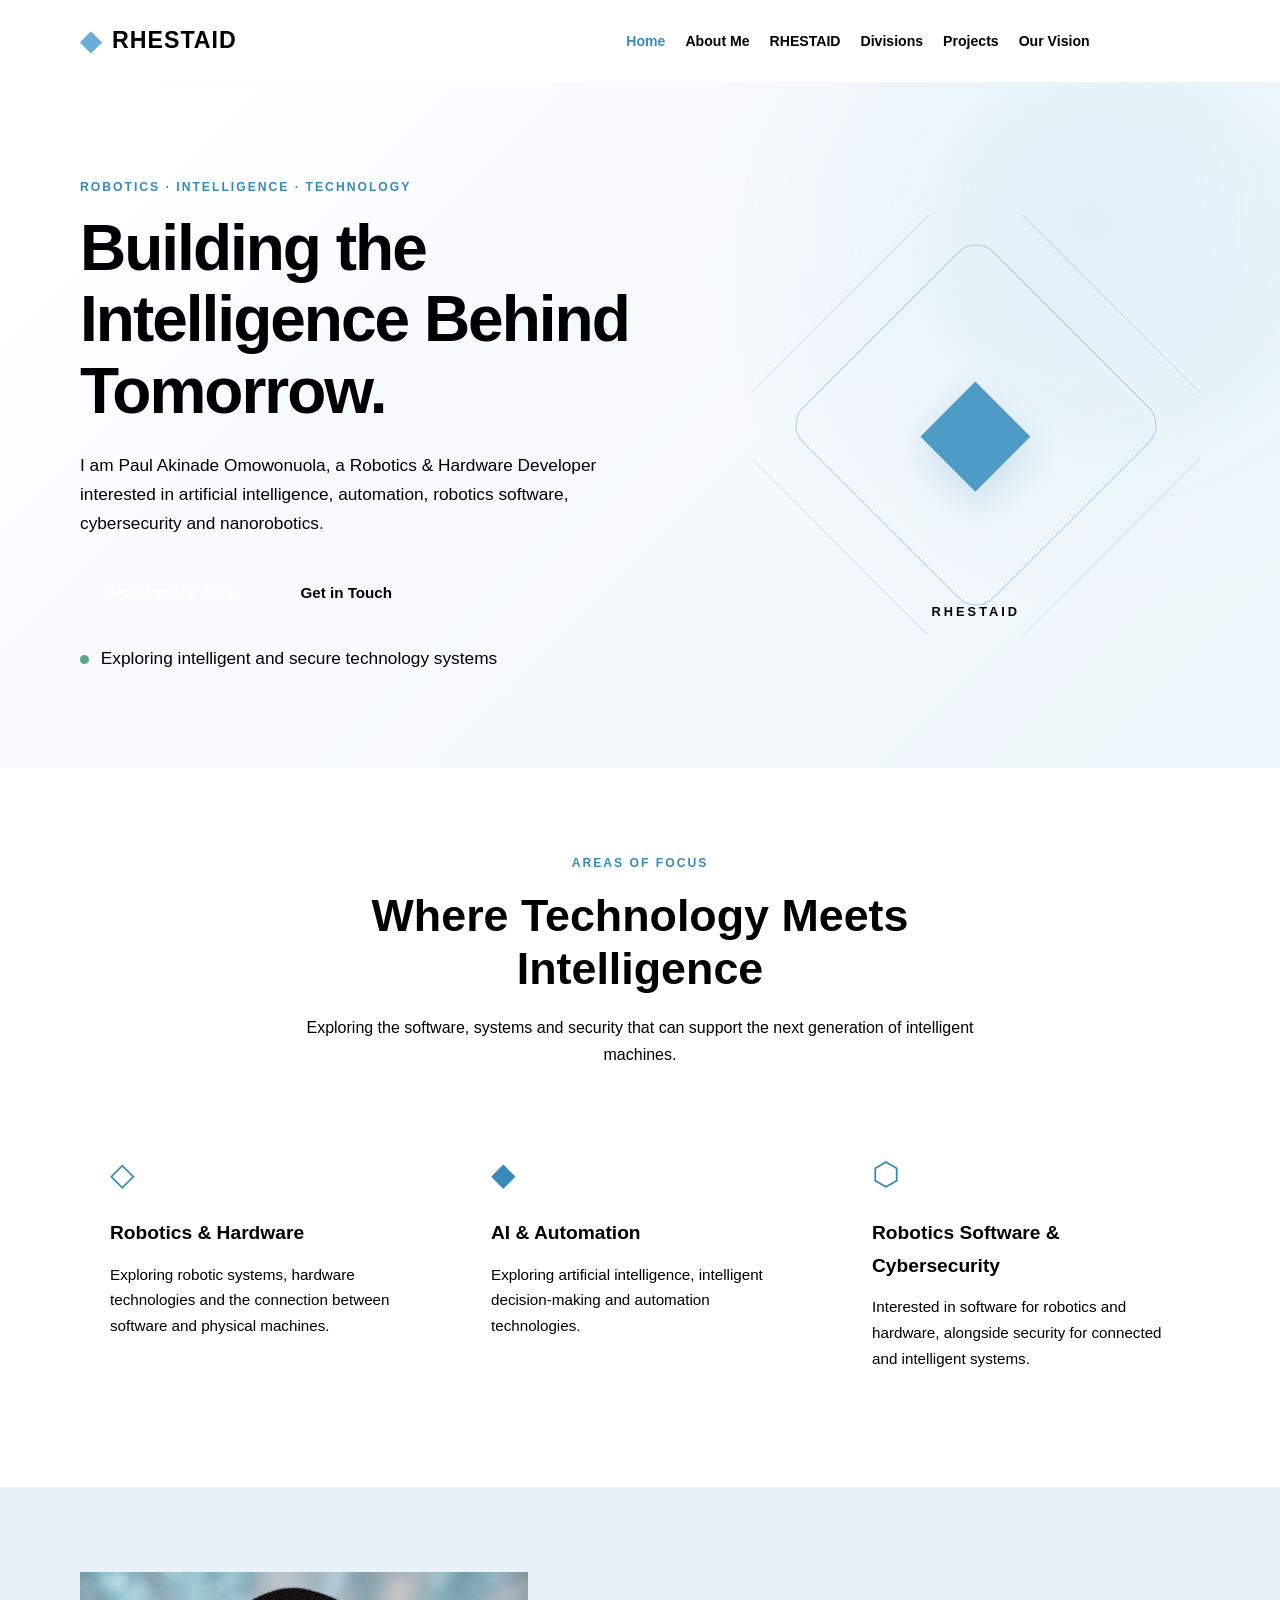
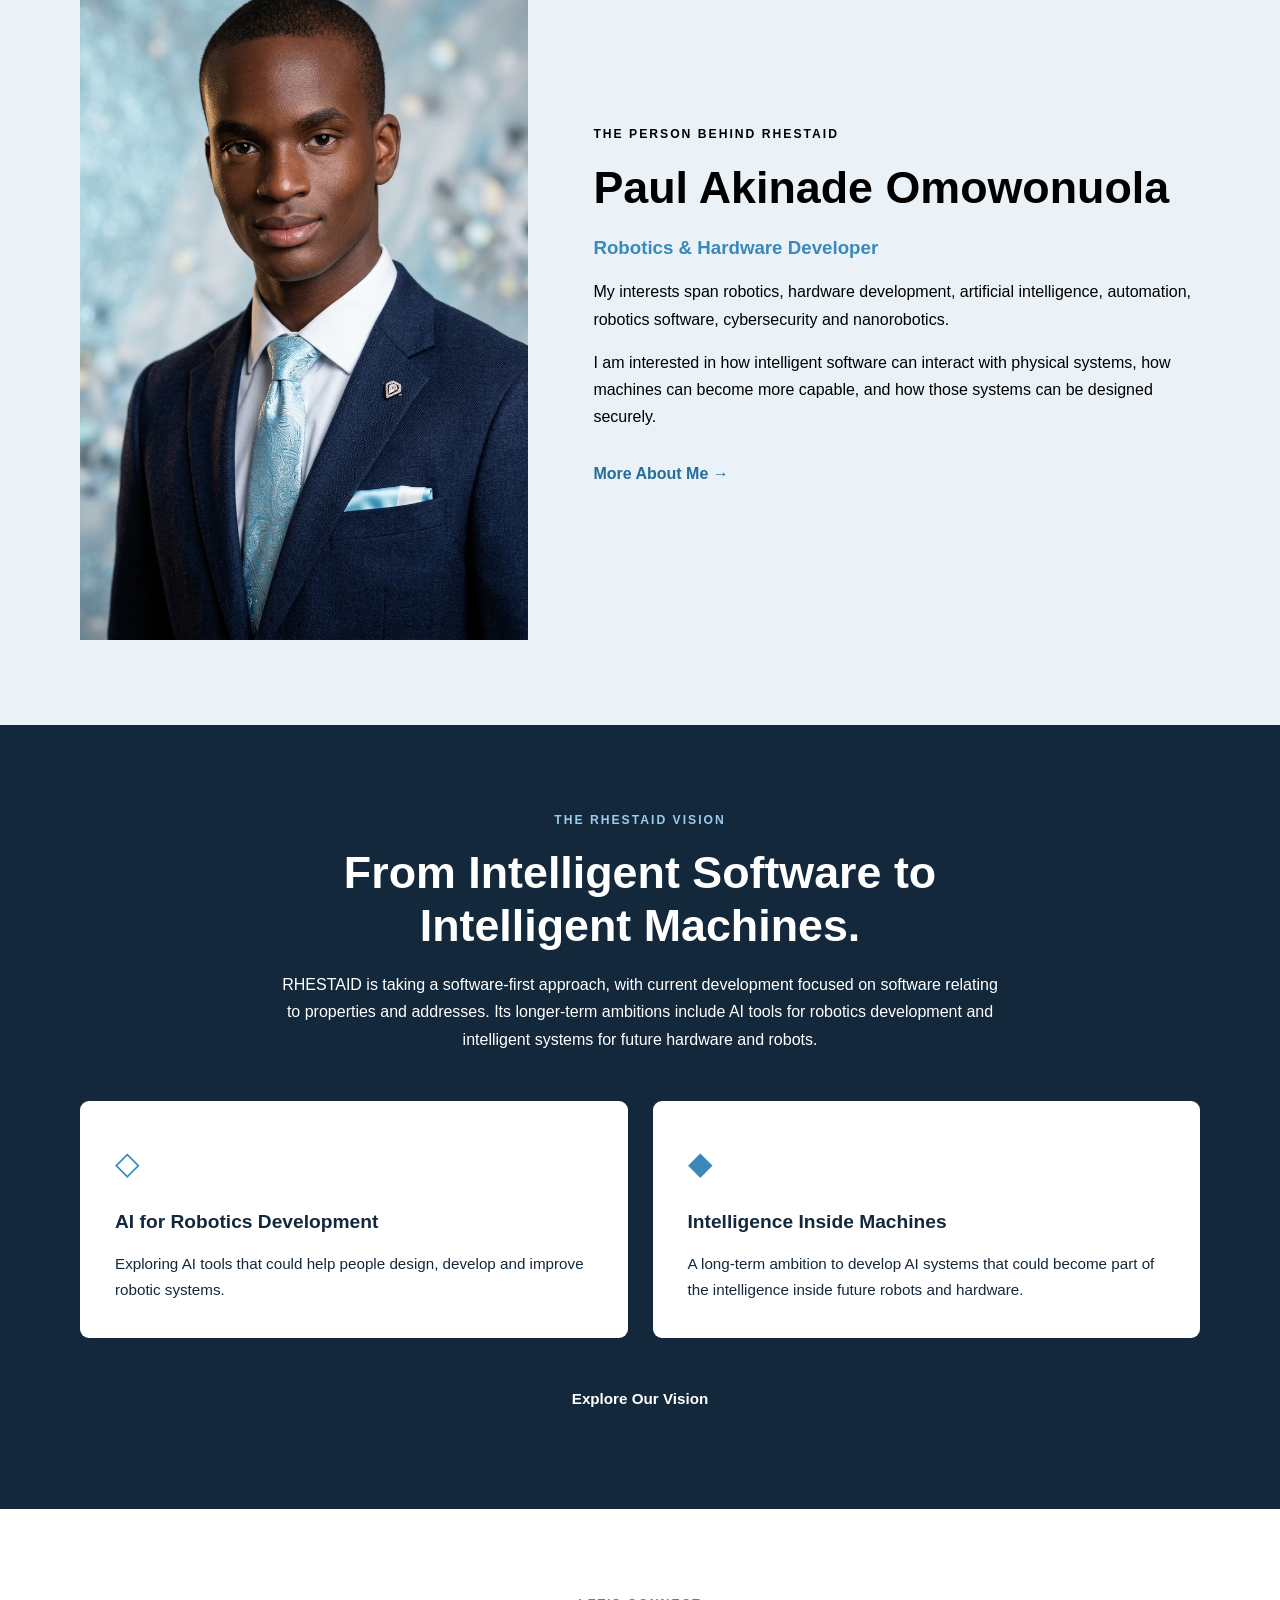
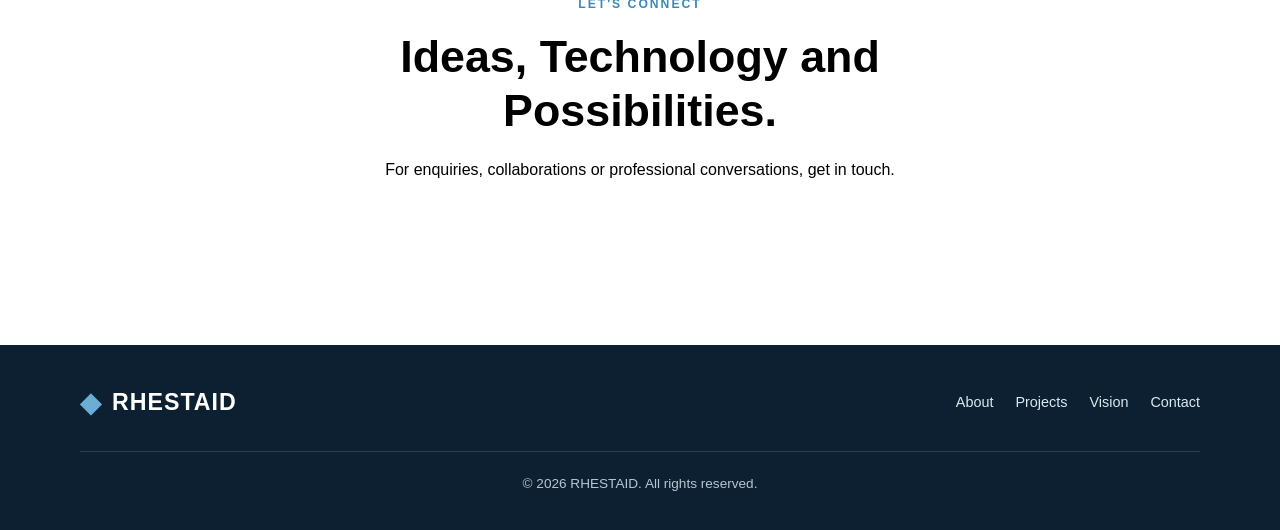
<file: index.html>
<!DOCTYPE html>
<html lang="en">
<head>
    <meta charset="UTF-8">
    <meta name="viewport" content="width=device-width, initial-scale=1.0">
    <meta name="description" content="Paul Akinade Omowonuola and RHESTAID: robotics, hardware development, AI, automation, software and cybersecurity.">
    <title>Paul Akinade Omowonuola | RHESTAID</title>
    <link rel="stylesheet" href="style.css">
</head>
<body>

<header class="site-header">
    <div class="container navbar">
        <a href="index.html" class="logo"><span class="logo-diamond">◆</span> RHESTAID</a>
        <button class="menu-toggle" id="menu-toggle" aria-label="Open navigation" aria-expanded="false">☰</button>
        <nav>
            <ul class="nav-links" id="nav-links">
                <li><a href="index.html" class="active">Home</a></li>
                <li><a href="about.html">About Me</a></li>
                <li><a href="company.html">RHESTAID</a></li>
                <li><a href="divisions.html">Divisions</a></li>
                <li><a href="projects.html">Projects</a></li>
                <li><a href="vision.html">Our Vision</a></li>
                <li><a href="contact.html" class="nav-contact">Contact</a></li>
            </ul>
        </nav>
    </div>
</header>

<main>

    <section class="hero">
        <div class="container hero-grid">
            <div class="hero-content">
                <p class="eyebrow">ROBOTICS · INTELLIGENCE · TECHNOLOGY</p>
                <h1>Building the Intelligence Behind Tomorrow.</h1>
                <p>
                    I am Paul Akinade Omowonuola, a Robotics & Hardware
                    Developer interested in artificial intelligence,
                    automation, robotics software, cybersecurity and
                    nanorobotics.
                </p>
                <div class="hero-buttons">
                    <a href="about.html" class="btn btn-primary">Discover My Work</a>
                    <a href="contact.html" class="btn btn-outline">Get in Touch</a>
                </div>
                <p class="hero-note">
                    <span class="status-dot"></span>
                    Exploring intelligent and secure technology systems
                </p>
            </div>

            <div class="hero-visual">
                <div class="diamond-orbit orbit-one"></div>
                <div class="diamond-orbit orbit-two"></div>
                <div class="diamond-symbol">◆</div>
                <p class="visual-caption">RHESTAID</p>
            </div>
        </div>
    </section>

    <section class="section">
        <div class="container">
            <div class="section-heading">
                <p class="eyebrow">AREAS OF FOCUS</p>
                <h2>Where Technology Meets Intelligence</h2>
                <p>
                    Exploring the software, systems and security that can
                    support the next generation of intelligent machines.
                </p>
            </div>

            <div class="feature-grid">
                <article class="feature-card">
                    <div class="feature-icon">◇</div>
                    <h3>Robotics & Hardware</h3>
                    <p>
                        Exploring robotic systems, hardware technologies
                        and the connection between software and physical machines.
                    </p>
                </article>

                <article class="feature-card">
                    <div class="feature-icon">◆</div>
                    <h3>AI & Automation</h3>
                    <p>
                        Exploring artificial intelligence, intelligent
                        decision-making and automation technologies.
                    </p>
                </article>

                <article class="feature-card">
                    <div class="feature-icon">⬡</div>
                    <h3>Robotics Software & Cybersecurity</h3>
                    <p>
                        Interested in software for robotics and hardware,
                        alongside security for connected and intelligent systems.
                    </p>
                </article>
            </div>
        </div>
    </section>

    <section class="section section-soft">
        <div class="container founder-preview">
            <div class="founder-image-wrap">
                <img src="./paul.jpg"
                     alt="Paul Akinade Omowonuola"
                     class="founder-image">
            </div>

            <div class="founder-content">
                <p class="eyebrow">THE PERSON BEHIND RHESTAID</p>
                <h2>Paul Akinade Omowonuola</h2>
                <h3>Robotics & Hardware Developer</h3>
                <p>
                    My interests span robotics, hardware development,
                    artificial intelligence, automation, robotics software,
                    cybersecurity and nanorobotics.
                </p>
                <p>
                    I am interested in how intelligent software can interact
                    with physical systems, how machines can become more
                    capable, and how those systems can be designed securely.
                </p>
                <a href="about.html" class="text-link">More About Me →</a>
            </div>
        </div>
    </section>

    <section class="section section-dark">
        <div class="container">
            <div class="section-heading light-heading">
                <p class="eyebrow">THE RHESTAID VISION</p>
                <h2>From Intelligent Software to Intelligent Machines.</h2>
                <p>
                    RHESTAID is taking a software-first approach, with
                    current development focused on software relating to
                    properties and addresses. Its longer-term ambitions
                    include AI tools for robotics development and intelligent
                    systems for future hardware and robots.
                </p>
            </div>

            <div class="direction-grid">
                <article class="direction-card">
                    <div class="feature-icon">◇</div>
                    <h3>AI for Robotics Development</h3>
                    <p>
                        Exploring AI tools that could help people design,
                        develop and improve robotic systems.
                    </p>
                </article>

                <article class="direction-card">
                    <div class="feature-icon">◆</div>
                    <h3>Intelligence Inside Machines</h3>
                    <p>
                        A long-term ambition to develop AI systems that
                        could become part of the intelligence inside
                        future robots and hardware.
                    </p>
                </article>
            </div>

            <div class="center-action" style="margin-top: 35px;">
                <a href="vision.html" class="btn btn-primary">Explore Our Vision</a>
            </div>
        </div>
    </section>

    <section class="section">
        <div class="container center-action">
            <p class="eyebrow">LET'S CONNECT</p>
            <h2>Ideas, Technology and Possibilities.</h2>
            <p>
                For enquiries, collaborations or professional conversations,
                get in touch.
            </p>
            <a href="contact.html" class="btn btn-primary">Contact Me</a>
        </div>
    </section>

</main>

<footer class="site-footer">
    <div class="container footer-content">
        <a href="index.html" class="logo footer-logo"><span class="logo-diamond">◆</span> RHESTAID</a>
        <div class="footer-links">
            <a href="about.html">About</a>
            <a href="projects.html">Projects</a>
            <a href="vision.html">Vision</a>
            <a href="contact.html">Contact</a>
        </div>
        <p class="copyright">© <span id="year"></span> RHESTAID. All rights reserved.</p>
    </div>
</footer>

<script src="script.js"></script>
</body>
</html>
</file>
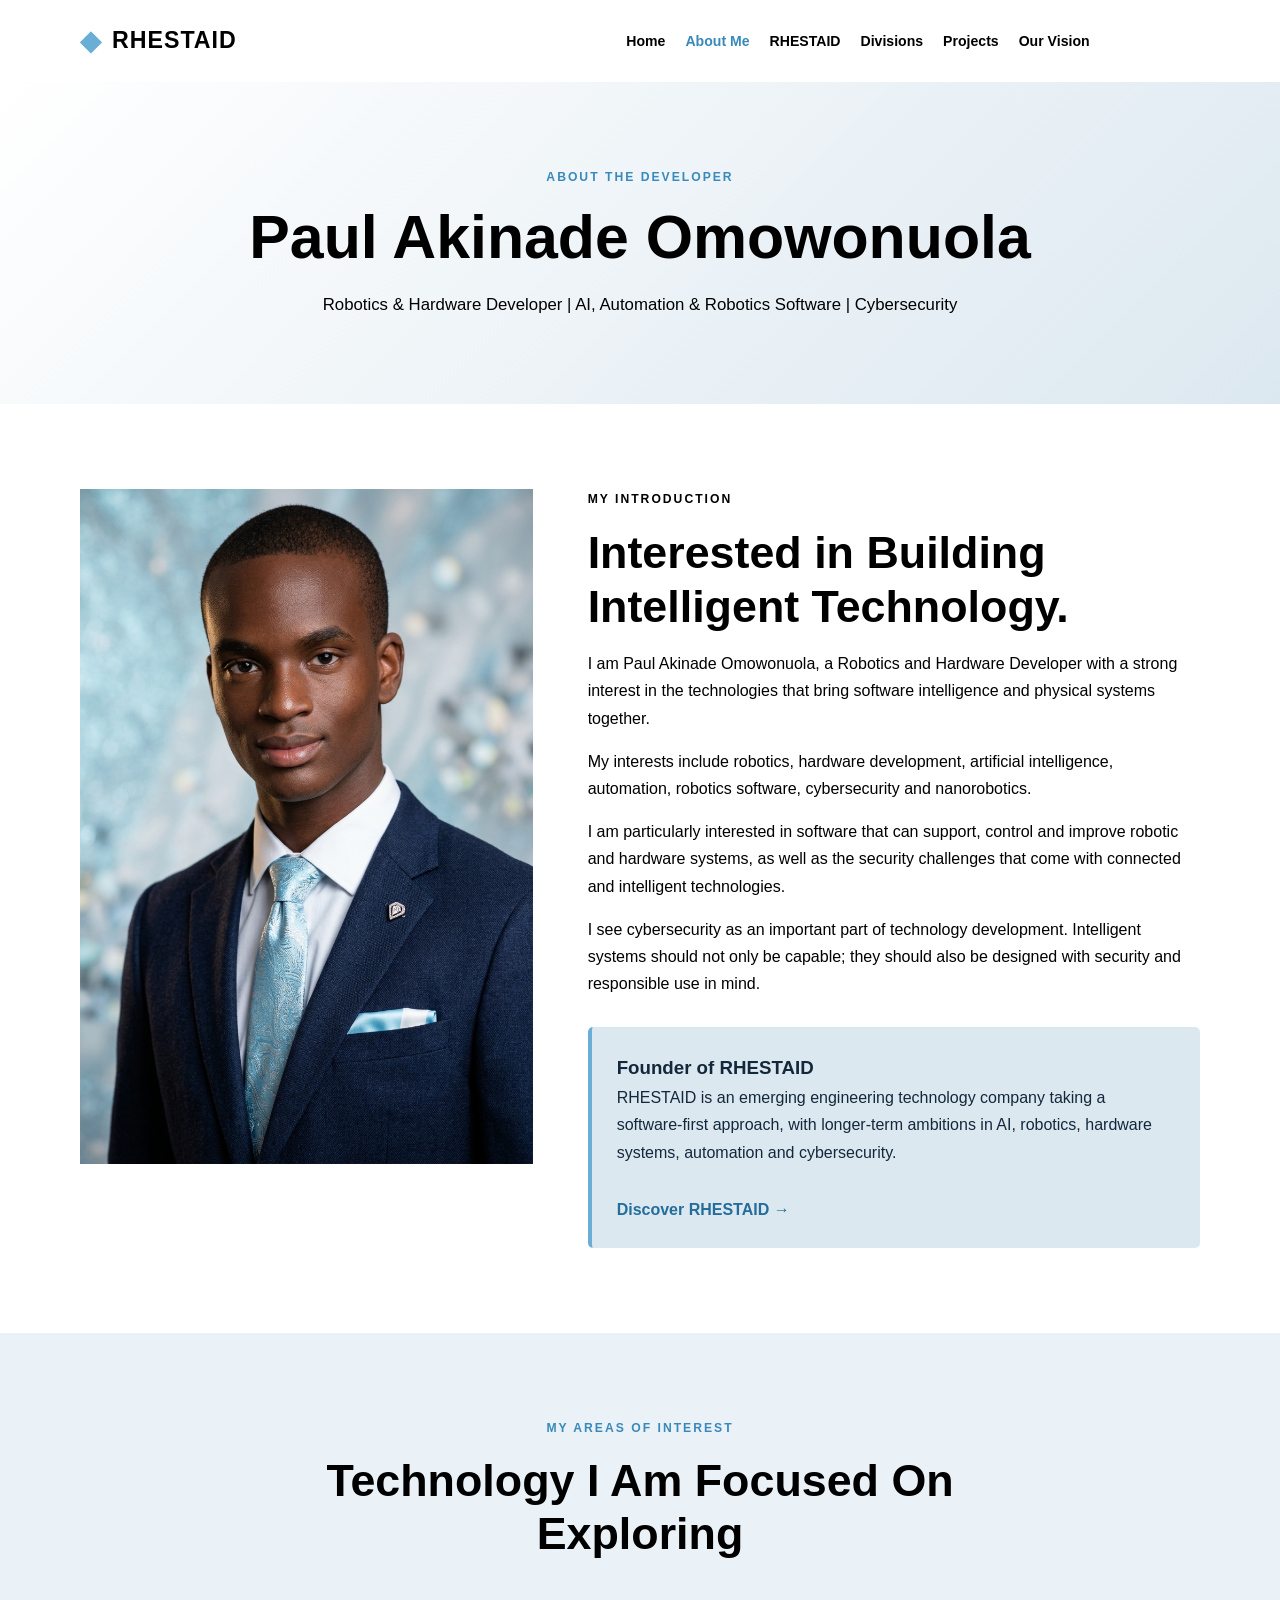
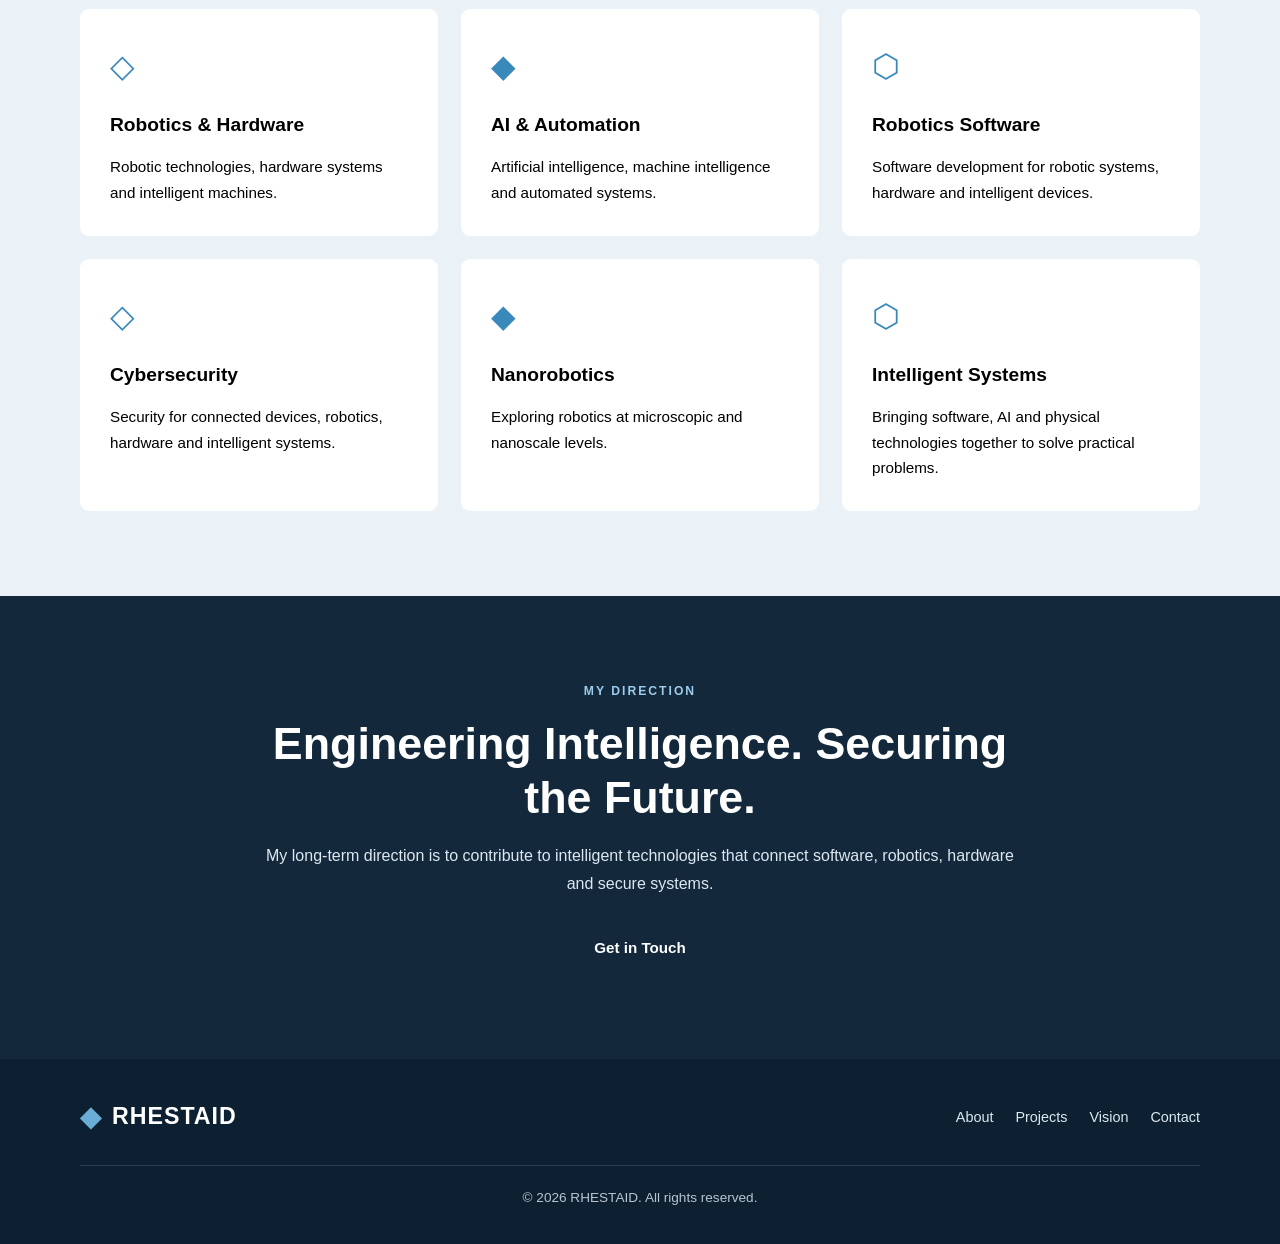
<file: about.html>
<!DOCTYPE html>
<html lang="en">
<head>
    <meta charset="UTF-8">
    <meta name="viewport" content="width=device-width, initial-scale=1.0">
    <meta name="description" content="About Paul Akinade Omowonuola, Robotics and Hardware Developer and founder of RHESTAID.">
    <title>About Me | Paul Akinade Omowonuola</title>
    <link rel="stylesheet" href="style.css">
</head>
<body>

<header class="site-header">
    <div class="container navbar">
        <a href="index.html" class="logo"><span class="logo-diamond">◆</span> RHESTAID</a>
        <button class="menu-toggle" id="menu-toggle" aria-label="Open navigation" aria-expanded="false">☰</button>
        <nav>
            <ul class="nav-links" id="nav-links">
                <li><a href="index.html">Home</a></li>
                <li><a href="about.html" class="active">About Me</a></li>
                <li><a href="company.html">RHESTAID</a></li>
                <li><a href="divisions.html">Divisions</a></li>
                <li><a href="projects.html">Projects</a></li>
                <li><a href="vision.html">Our Vision</a></li>
                <li><a href="contact.html" class="nav-contact">Contact</a></li>
            </ul>
        </nav>
    </div>
</header>

<main>

    <section class="page-hero">
        <div class="container">
            <p class="eyebrow">ABOUT THE DEVELOPER</p>
            <h1>Paul Akinade Omowonuola</h1>
            <p>
                Robotics & Hardware Developer | AI, Automation &
                Robotics Software | Cybersecurity
            </p>
        </div>
    </section>

    <section class="section">
        <div class="container founder-profile">

            <div class="profile-image-wrap">
                <img src="./paul.jpg"
     alt="Paul Akinade Omowonuola"
     class="founder-image">
            </div>

            <div class="profile-content">
                <p class="eyebrow">MY INTRODUCTION</p>
                <h2>Interested in Building Intelligent Technology.</h2>

                <p>
                    I am Paul Akinade Omowonuola, a Robotics and Hardware
                    Developer with a strong interest in the technologies
                    that bring software intelligence and physical systems
                    together.
                </p>

                <p>
                    My interests include robotics, hardware development,
                    artificial intelligence, automation, robotics software,
                    cybersecurity and nanorobotics.
                </p>

                <p>
                    I am particularly interested in software that can
                    support, control and improve robotic and hardware
                    systems, as well as the security challenges that come
                    with connected and intelligent technologies.
                </p>

                <p>
                    I see cybersecurity as an important part of technology
                    development. Intelligent systems should not only be
                    capable; they should also be designed with security
                    and responsible use in mind.
                </p>

                <div class="founder-company">
                    <h3>Founder of RHESTAID</h3>
                    <p>
                        RHESTAID is an emerging engineering technology
                        company taking a software-first approach, with
                        longer-term ambitions in AI, robotics, hardware
                        systems, automation and cybersecurity.
                    </p>
                    <a href="company.html" class="text-link">Discover RHESTAID →</a>
                </div>
            </div>

        </div>
    </section>

    <section class="section section-soft">
        <div class="container">
            <div class="section-heading">
                <p class="eyebrow">MY AREAS OF INTEREST</p>
                <h2>Technology I Am Focused On Exploring</h2>
            </div>

            <div class="feature-grid">
                <article class="feature-card">
                    <div class="feature-icon">◇</div>
                    <h3>Robotics & Hardware</h3>
                    <p>
                        Robotic technologies, hardware systems and
                        intelligent machines.
                    </p>
                </article>

                <article class="feature-card">
                    <div class="feature-icon">◆</div>
                    <h3>AI & Automation</h3>
                    <p>
                        Artificial intelligence, machine intelligence
                        and automated systems.
                    </p>
                </article>

                <article class="feature-card">
                    <div class="feature-icon">⬡</div>
                    <h3>Robotics Software</h3>
                    <p>
                        Software development for robotic systems,
                        hardware and intelligent devices.
                    </p>
                </article>

                <article class="feature-card">
                    <div class="feature-icon">◇</div>
                    <h3>Cybersecurity</h3>
                    <p>
                        Security for connected devices, robotics,
                        hardware and intelligent systems.
                    </p>
                </article>

                <article class="feature-card">
                    <div class="feature-icon">◆</div>
                    <h3>Nanorobotics</h3>
                    <p>
                        Exploring robotics at microscopic and
                        nanoscale levels.
                    </p>
                </article>

                <article class="feature-card">
                    <div class="feature-icon">⬡</div>
                    <h3>Intelligent Systems</h3>
                    <p>
                        Bringing software, AI and physical technologies
                        together to solve practical problems.
                    </p>
                </article>
            </div>
        </div>
    </section>

    <section class="section section-dark">
        <div class="container center-action">
            <p class="eyebrow">MY DIRECTION</p>
            <h2>Engineering Intelligence. Securing the Future.</h2>
            <p>
                My long-term direction is to contribute to intelligent
                technologies that connect software, robotics, hardware
                and secure systems.
            </p>
            <a href="contact.html" class="btn btn-primary">Get in Touch</a>
        </div>
    </section>

</main>

<footer class="site-footer">
    <div class="container footer-content">
        <a href="index.html" class="logo footer-logo"><span class="logo-diamond">◆</span> RHESTAID</a>
        <div class="footer-links">
            <a href="about.html">About</a>
            <a href="projects.html">Projects</a>
            <a href="vision.html">Vision</a>
            <a href="contact.html">Contact</a>
        </div>
        <p class="copyright">© <span id="year"></span> RHESTAID. All rights reserved.</p>
    </div>
</footer>

<script src="script.js"></script>
</body>
</html>
</file>
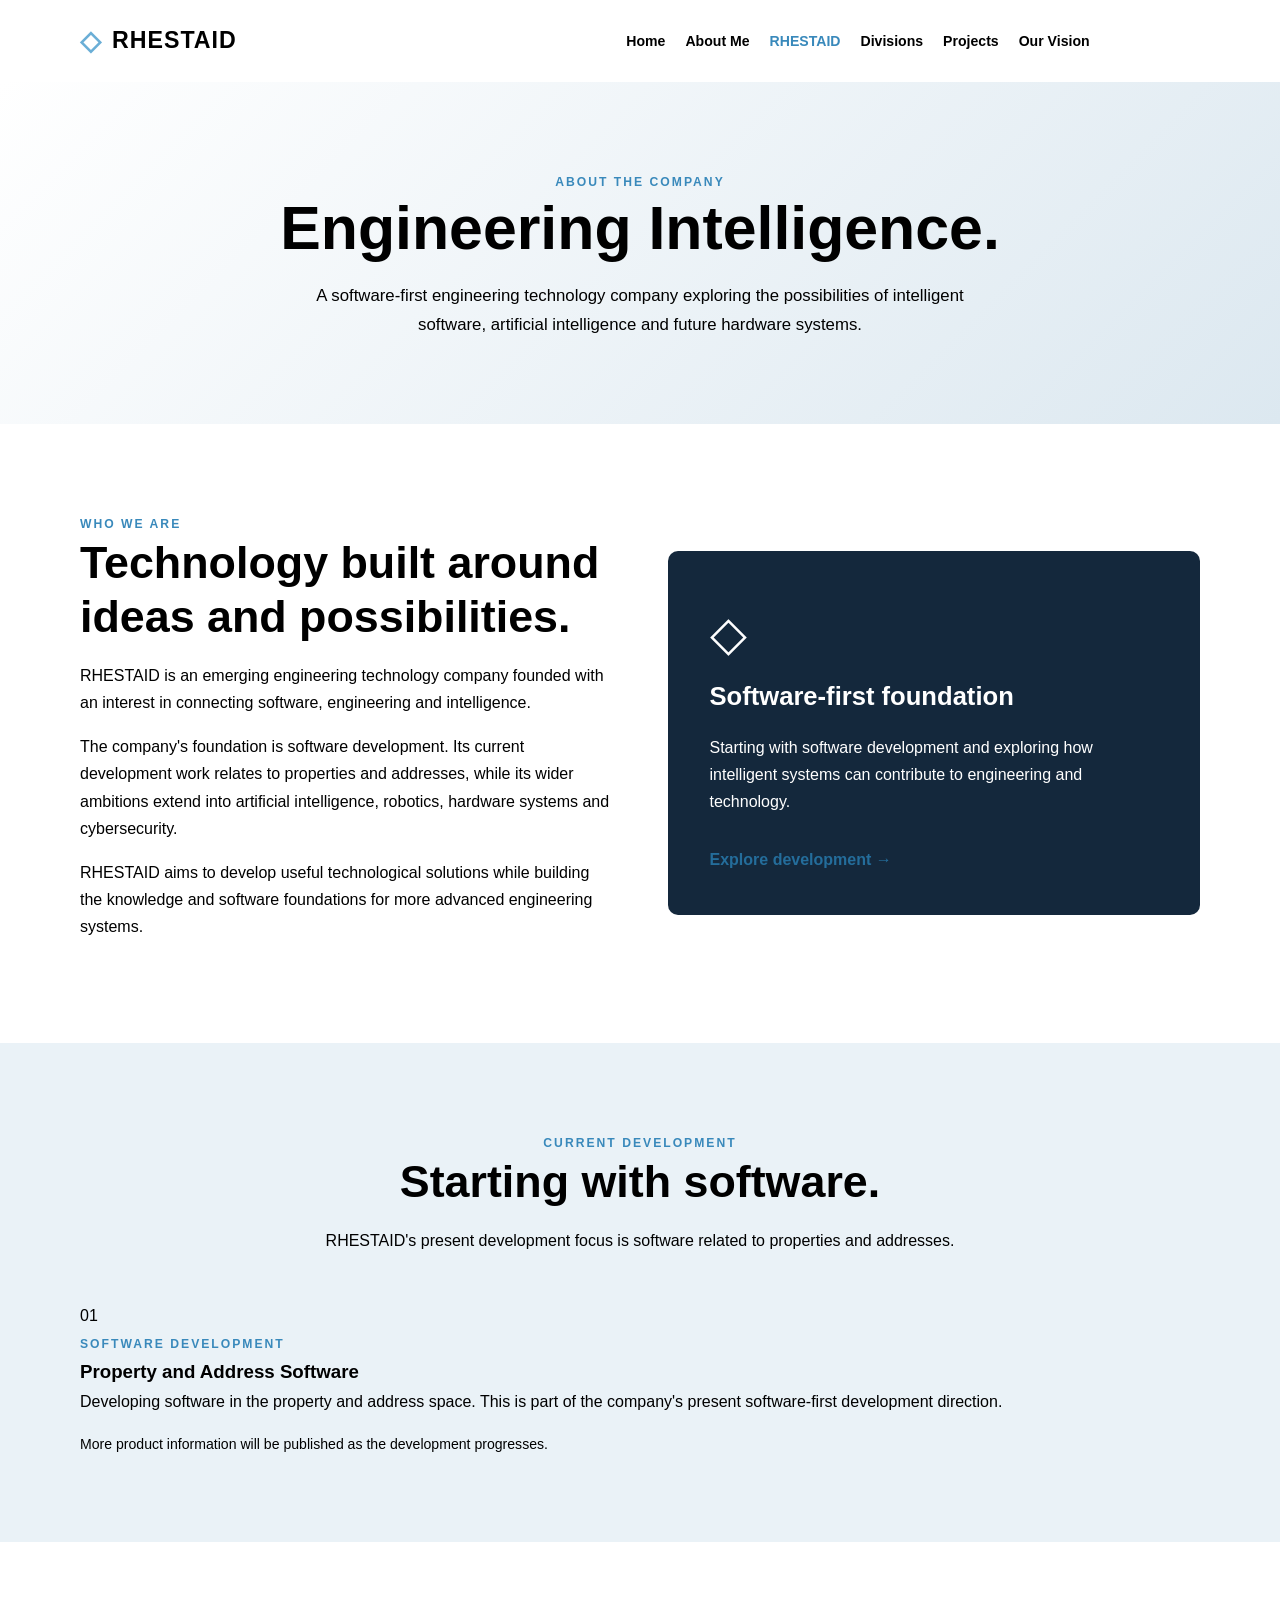
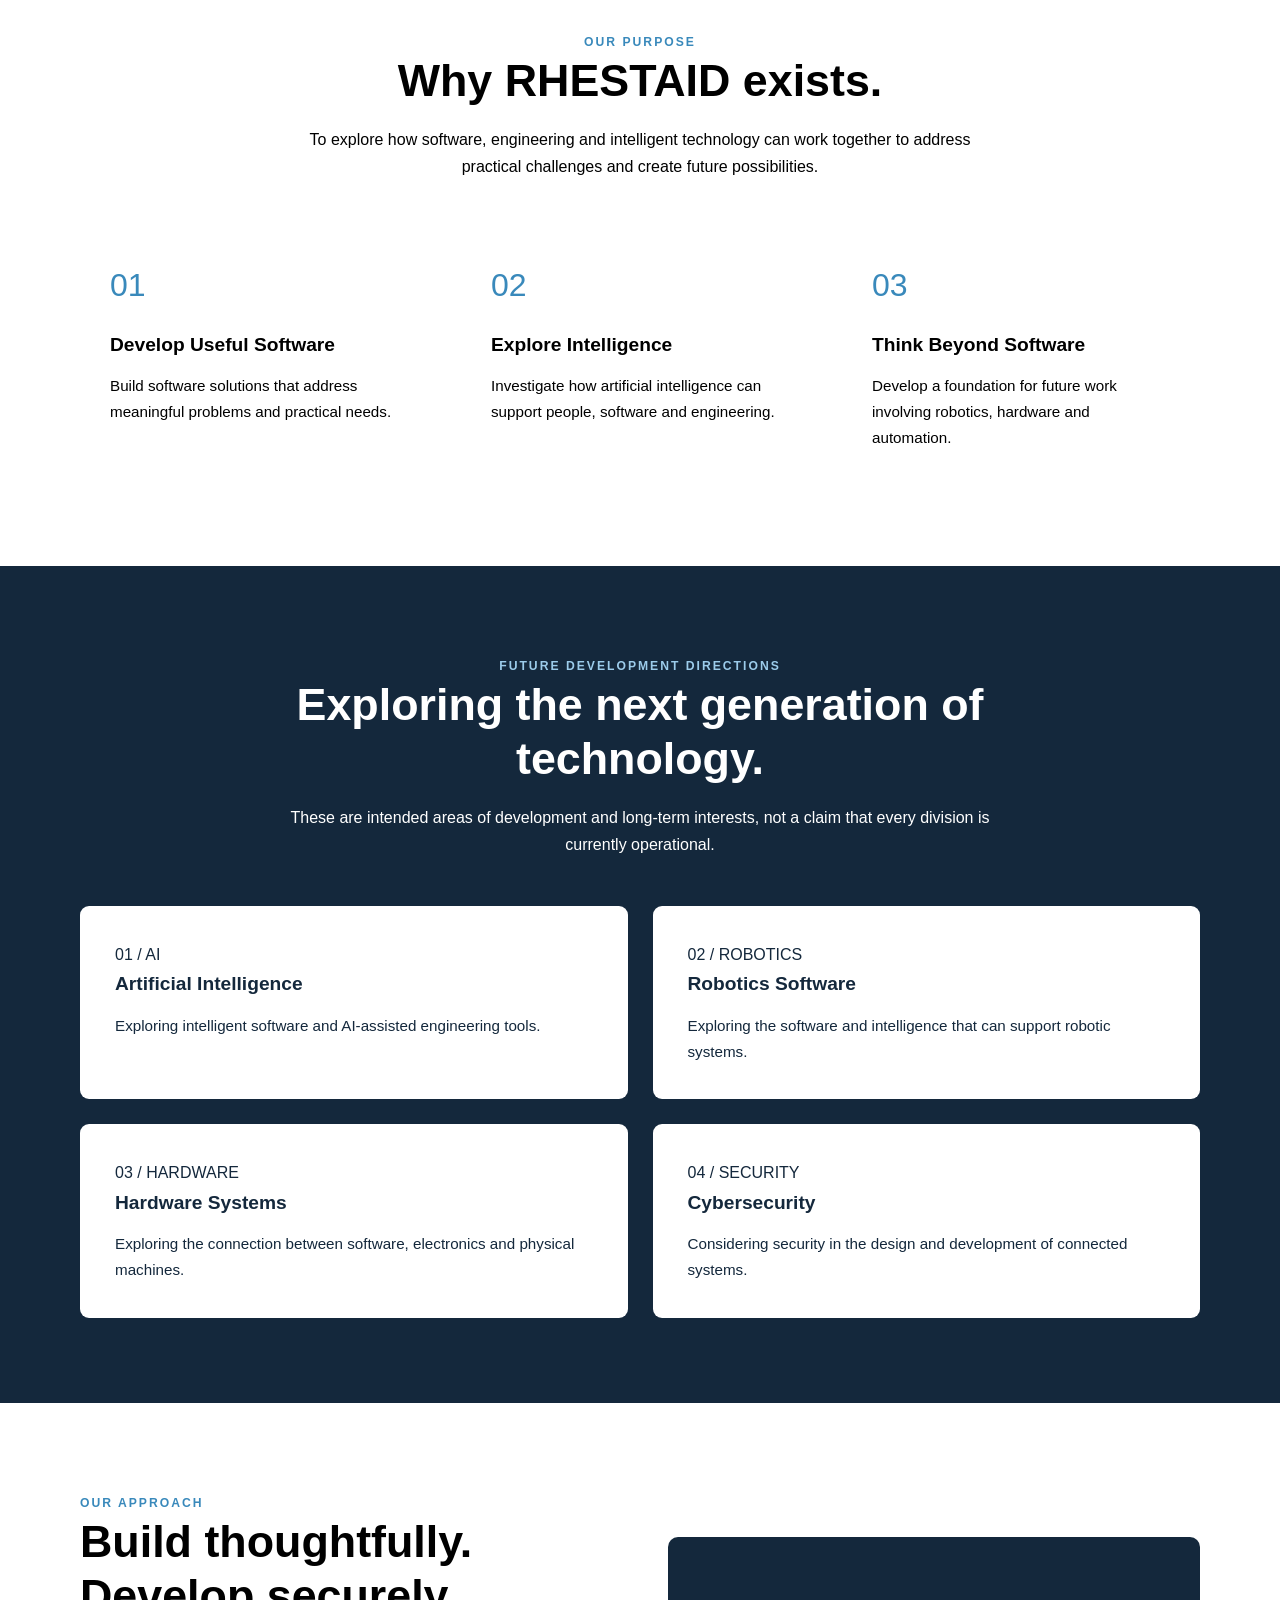
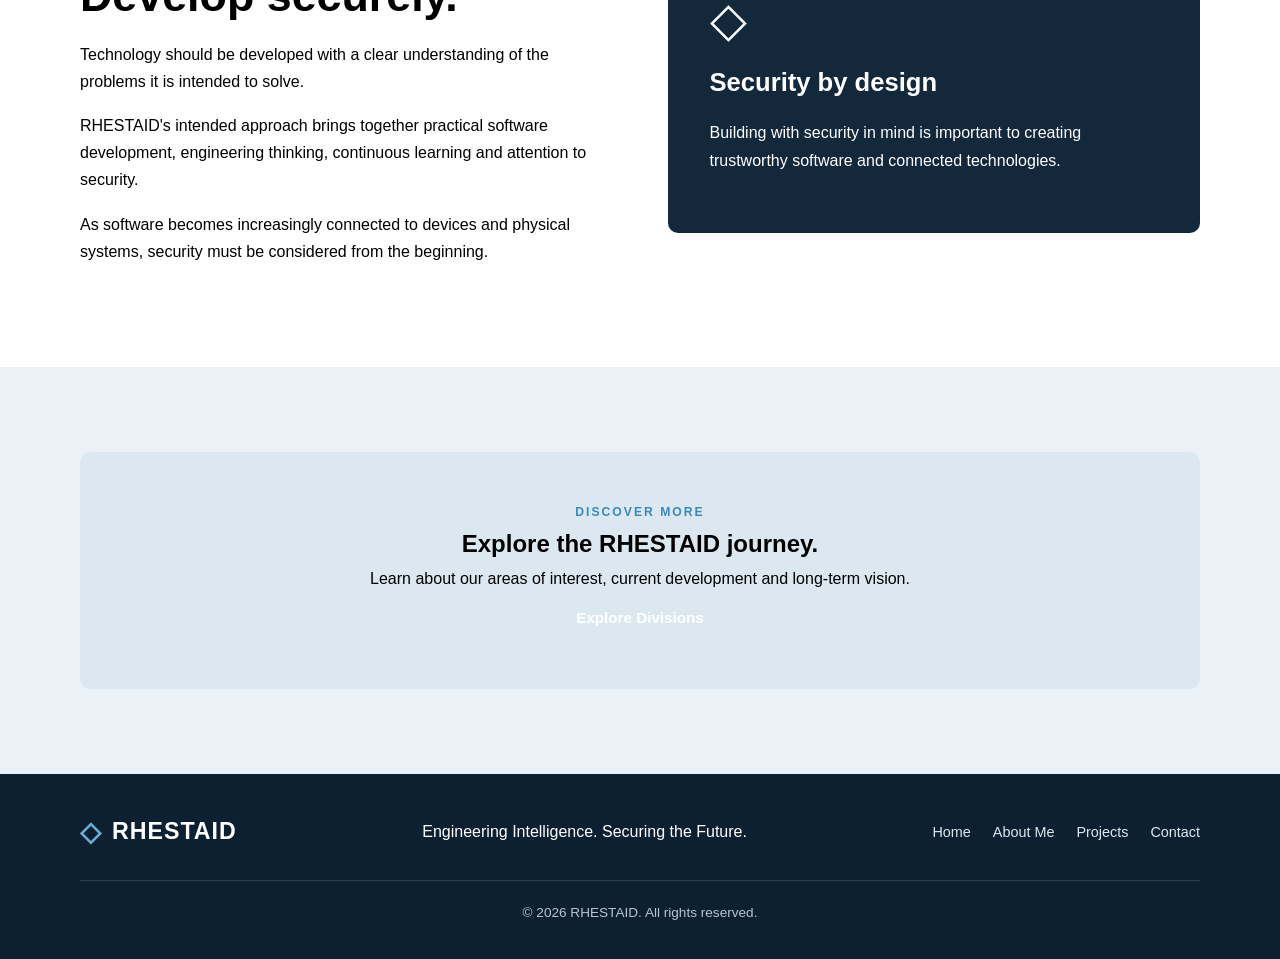
<file: company.html>
<!DOCTYPE html>
<html lang="en">
<head>
    <meta charset="UTF-8">
    <meta name="viewport" content="width=device-width, initial-scale=1.0">

    <title>About RHESTAID | Engineering Intelligence</title>

    <meta name="description" content="Discover RHESTAID, a software-first engineering technology company developing software and exploring AI, robotics, hardware and cybersecurity.">

    <link rel="stylesheet" href="style.css">
</head>

<body>

<header class="site-header">
    <nav class="navbar container">
        <a href="index.html" class="logo">
            <span class="logo-diamond">◇</span> RHESTAID
        </a>

        <button class="menu-toggle" id="menu-toggle"
            aria-label="Toggle navigation" aria-expanded="false">
            ☰
        </button>

        <ul class="nav-links" id="nav-links">
            <li><a href="index.html">Home</a></li>
            <li><a href="about.html">About Me</a></li>
            <li><a href="company.html" class="active">RHESTAID</a></li>
            <li><a href="divisions.html">Divisions</a></li>
            <li><a href="projects.html">Projects</a></li>
            <li><a href="vision.html">Our Vision</a></li>
            <li><a href="contact.html" class="nav-contact">Contact</a></li>
        </ul>
    </nav>
</header>

<main>

    <!-- COMPANY HERO -->
    <section class="page-hero">
        <div class="container">
            <span class="eyebrow">ABOUT THE COMPANY</span>
            <h1>Engineering Intelligence.</h1>
            <p>
                A software-first engineering technology company
                exploring the possibilities of intelligent software,
                artificial intelligence and future hardware systems.
            </p>
        </div>
    </section>


    <!-- COMPANY INTRODUCTION -->
    <section class="section">
        <div class="container split-section">

            <div>
                <span class="eyebrow">WHO WE ARE</span>

                <h2>Technology built around ideas and possibilities.</h2>

                <p>
                    RHESTAID is an emerging engineering technology
                    company founded with an interest in connecting
                    software, engineering and intelligence.
                </p>

                <p>
                    The company's foundation is software development.
                    Its current development work relates to properties
                    and addresses, while its wider ambitions extend
                    into artificial intelligence, robotics,
                    hardware systems and cybersecurity.
                </p>

                <p>
                    RHESTAID aims to develop useful technological
                    solutions while building the knowledge and
                    software foundations for more advanced
                    engineering systems.
                </p>
            </div>

            <div class="info-panel">
                <span class="panel-symbol">◇</span>

                <h3>Software-first foundation</h3>

                <p>
                    Starting with software development and exploring
                    how intelligent systems can contribute to
                    engineering and technology.
                </p>

                <a href="projects.html" class="text-link">
                    Explore development →
                </a>
            </div>

        </div>
    </section>


    <!-- CURRENT FOCUS -->
    <section class="section section-soft">
        <div class="container">

            <div class="section-heading">
                <span class="eyebrow">CURRENT DEVELOPMENT</span>

                <h2>Starting with software.</h2>

                <p>
                    RHESTAID's present development focus is software
                    related to properties and addresses.
                </p>
            </div>

            <div class="current-focus-card">

                <div class="focus-number">01</div>

                <div>
                    <span class="eyebrow">SOFTWARE DEVELOPMENT</span>

                    <h3>Property and Address Software</h3>

                    <p>
                        Developing software in the property and
                        address space. This is part of the company's
                        present software-first development direction.
                    </p>

                    <p class="muted-note">
                        More product information will be published
                        as the development progresses.
                    </p>
                </div>

            </div>

        </div>
    </section>


    <!-- COMPANY PURPOSE -->
    <section class="section">
        <div class="container">

            <div class="section-heading">
                <span class="eyebrow">OUR PURPOSE</span>
                <h2>Why RHESTAID exists.</h2>

                <p>
                    To explore how software, engineering and
                    intelligent technology can work together
                    to address practical challenges and
                    create future possibilities.
                </p>
            </div>

            <div class="feature-grid">

                <article class="feature-card">
                    <div class="feature-icon">01</div>
                    <h3>Develop Useful Software</h3>
                    <p>
                        Build software solutions that address
                        meaningful problems and practical needs.
                    </p>
                </article>

                <article class="feature-card">
                    <div class="feature-icon">02</div>
                    <h3>Explore Intelligence</h3>
                    <p>
                        Investigate how artificial intelligence
                        can support people, software and engineering.
                    </p>
                </article>

                <article class="feature-card">
                    <div class="feature-icon">03</div>
                    <h3>Think Beyond Software</h3>
                    <p>
                        Develop a foundation for future work
                        involving robotics, hardware and automation.
                    </p>
                </article>

            </div>
        </div>
    </section>


    <!-- FUTURE AREAS -->
    <section class="section section-dark">
        <div class="container">

            <div class="section-heading light-heading">
                <span class="eyebrow">FUTURE DEVELOPMENT DIRECTIONS</span>

                <h2>Exploring the next generation of technology.</h2>

                <p>
                    These are intended areas of development and
                    long-term interests, not a claim that every
                    division is currently operational.
                </p>
            </div>

            <div class="direction-grid">

                <article class="direction-card">
                    <span>01 / AI</span>
                    <h3>Artificial Intelligence</h3>
                    <p>
                        Exploring intelligent software and
                        AI-assisted engineering tools.
                    </p>
                </article>

                <article class="direction-card">
                    <span>02 / ROBOTICS</span>
                    <h3>Robotics Software</h3>
                    <p>
                        Exploring the software and intelligence
                        that can support robotic systems.
                    </p>
                </article>

                <article class="direction-card">
                    <span>03 / HARDWARE</span>
                    <h3>Hardware Systems</h3>
                    <p>
                        Exploring the connection between software,
                        electronics and physical machines.
                    </p>
                </article>

                <article class="direction-card">
                    <span>04 / SECURITY</span>
                    <h3>Cybersecurity</h3>
                    <p>
                        Considering security in the design
                        and development of connected systems.
                    </p>
                </article>

            </div>

        </div>
    </section>


    <!-- COMPANY APPROACH -->
    <section class="section">
        <div class="container split-section">

            <div>
                <span class="eyebrow">OUR APPROACH</span>

                <h2>Build thoughtfully. Develop securely.</h2>

                <p>
                    Technology should be developed with a clear
                    understanding of the problems it is intended
                    to solve.
                </p>

                <p>
                    RHESTAID's intended approach brings together
                    practical software development, engineering
                    thinking, continuous learning and attention
                    to security.
                </p>

                <p>
                    As software becomes increasingly connected
                    to devices and physical systems, security
                    must be considered from the beginning.
                </p>
            </div>

            <div class="info-panel">
                <span class="panel-symbol">◇</span>
                <h3>Security by design</h3>

                <p>
                    Building with security in mind is important
                    to creating trustworthy software and
                    connected technologies.
                </p>
            </div>

        </div>
    </section>


    <!-- CALL TO ACTION -->
    <section class="section section-soft">
        <div class="container contact-banner">

            <div>
                <span class="eyebrow">DISCOVER MORE</span>

                <h2>Explore the RHESTAID journey.</h2>

                <p>
                    Learn about our areas of interest, current
                    development and long-term vision.
                </p>
            </div>

            <a href="divisions.html" class="btn btn-primary">
                Explore Divisions
            </a>

        </div>
    </section>

</main>


<footer class="site-footer">
    <div class="container footer-content">

        <a href="index.html" class="logo footer-logo">
            <span class="logo-diamond">◇</span> RHESTAID
        </a>

        <p>Engineering Intelligence. Securing the Future.</p>

        <div class="footer-links">
            <a href="index.html">Home</a>
            <a href="about.html">About Me</a>
            <a href="projects.html">Projects</a>
            <a href="contact.html">Contact</a>
        </div>

        <p class="copyright">
            © <span id="year"></span> RHESTAID. All rights reserved.
        </p>

    </div>
</footer>

<script src="script.js"></script>

</body>
</html>
</file>
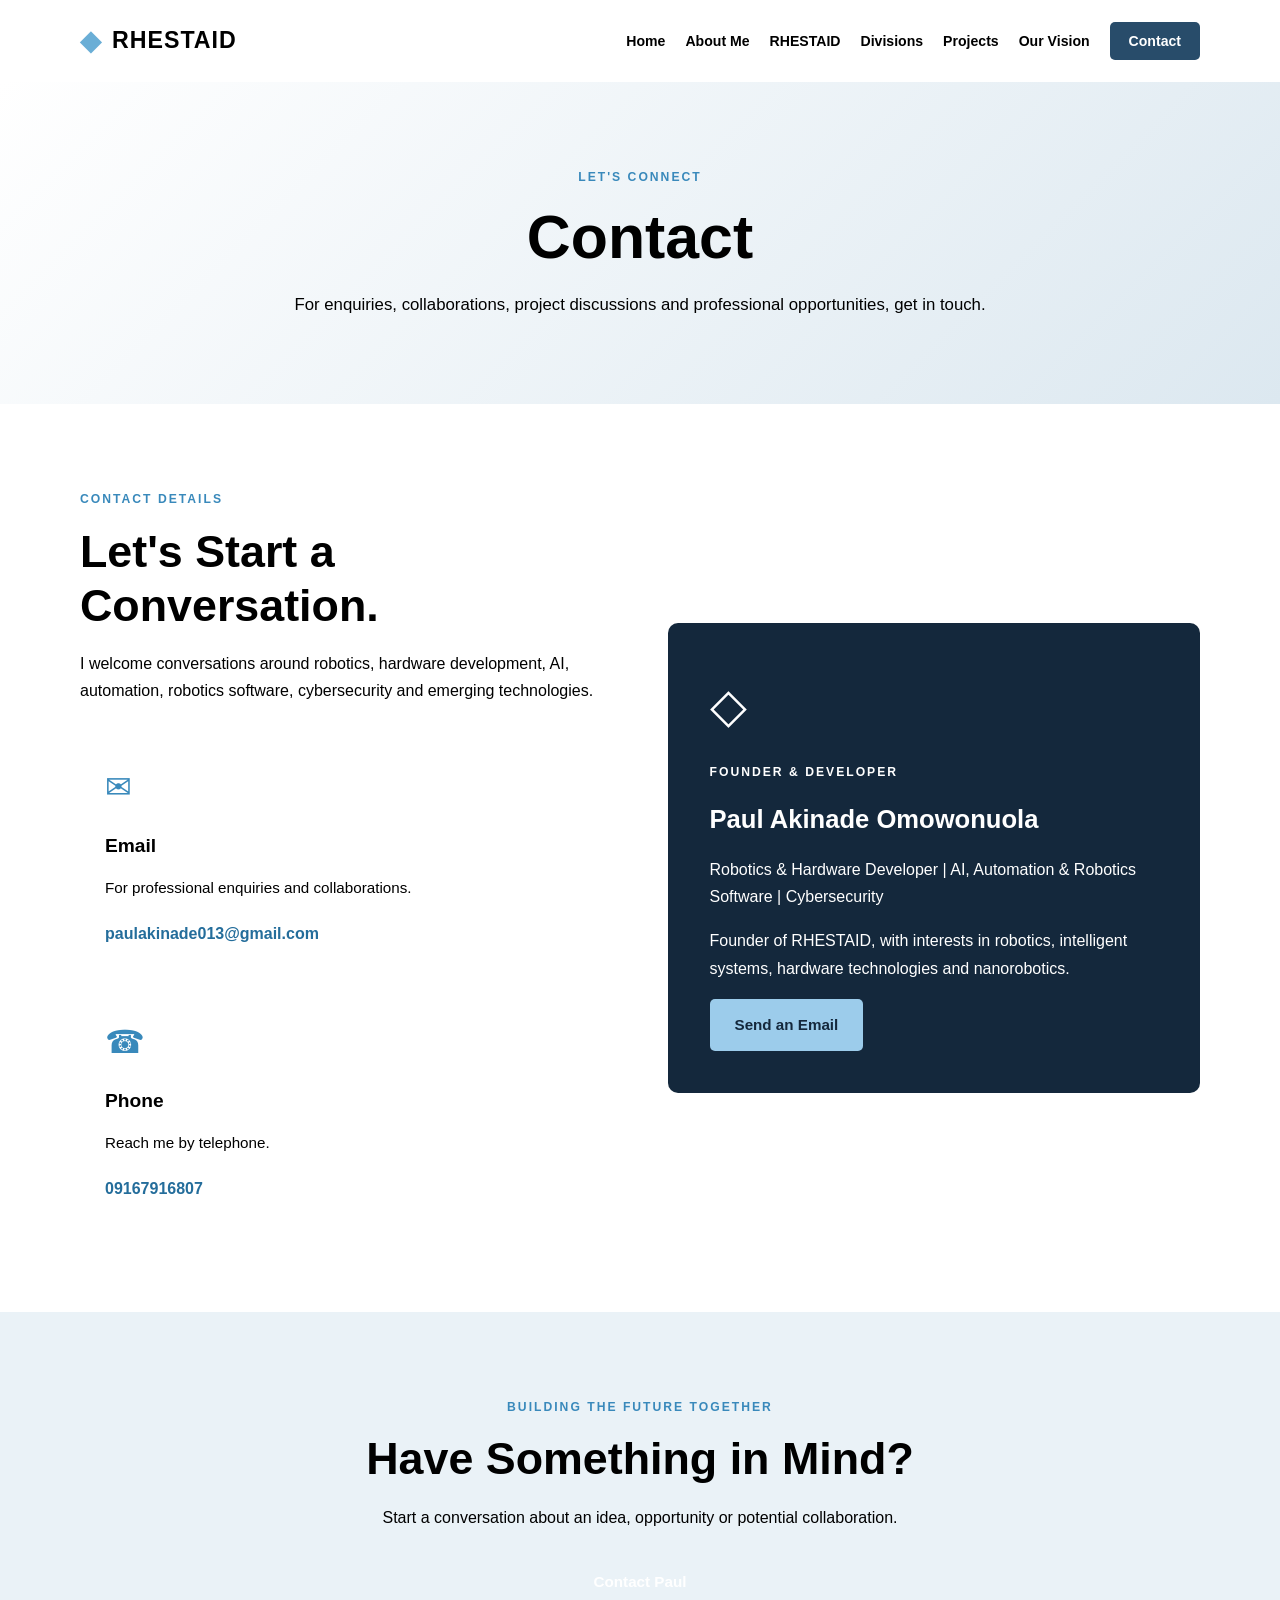
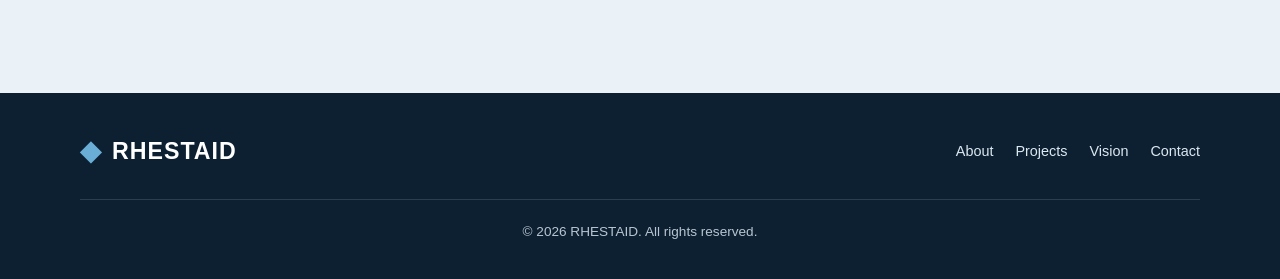
<file: contact.html>
<!DOCTYPE html>
<html lang="en">
<head>
    <meta charset="UTF-8">
    <meta name="viewport" content="width=device-width, initial-scale=1.0">
    <meta name="description" content="Contact Paul Akinade Omowonuola and RHESTAID.">
    <title>Contact | RHESTAID</title>
    <link rel="stylesheet" href="style.css">
</head>
<body>

<header class="site-header">
    <div class="container navbar">
        <a href="index.html" class="logo"><span class="logo-diamond">◆</span> RHESTAID</a>
        <button class="menu-toggle" id="menu-toggle" aria-label="Open navigation" aria-expanded="false">☰</button>
        <nav>
            <ul class="nav-links" id="nav-links">
                <li><a href="index.html">Home</a></li>
                <li><a href="about.html">About Me</a></li>
                <li><a href="company.html">RHESTAID</a></li>
                <li><a href="divisions.html">Divisions</a></li>
                <li><a href="projects.html">Projects</a></li>
                <li><a href="vision.html">Our Vision</a></li>
                <li><a href="contact.html" class="nav-contact active">Contact</a></li>
            </ul>
        </nav>
    </div>
</header>

<main>

    <section class="page-hero">
        <div class="container">
            <p class="eyebrow">LET'S CONNECT</p>
            <h1>Contact</h1>
            <p>
                For enquiries, collaborations, project discussions
                and professional opportunities, get in touch.
            </p>
        </div>
    </section>

    <section class="section">
        <div class="container split-section">

            <div>
                <p class="eyebrow">CONTACT DETAILS</p>
                <h2>Let's Start a Conversation.</h2>
                <p>
                    I welcome conversations around robotics, hardware
                    development, AI, automation, robotics software,
                    cybersecurity and emerging technologies.
                </p>

                <div class="contact-details">

                    <article class="feature-card">
                        <div class="feature-icon">✉</div>
                        <h3>Email</h3>
                        <p>For professional enquiries and collaborations.</p>
                        <a href="mailto:paulakinade013@gmail.com"
                           class="text-link">
                            paulakinade013@gmail.com
                        </a>
                    </article>

                    <article class="feature-card">
                        <div class="feature-icon">☎</div>
                        <h3>Phone</h3>
                        <p>Reach me by telephone.</p>
                        <a href="tel:+2349167916807"
                           class="text-link">
                            09167916807
                        </a>
                    </article>

                </div>
            </div>

            <div class="info-panel">
                <div class="panel-symbol">◇</div>
                <p class="eyebrow">FOUNDER & DEVELOPER</p>
                <h3>Paul Akinade Omowonuola</h3>
                <p>
                    Robotics & Hardware Developer | AI, Automation
                    & Robotics Software | Cybersecurity
                </p>
                <p>
                    Founder of RHESTAID, with interests in robotics,
                    intelligent systems, hardware technologies
                    and nanorobotics.
                </p>
                <a href="mailto:paulakinade013@gmail.com?subject=Professional%20Enquiry"
                   class="btn btn-primary">
                    Send an Email
                </a>
            </div>

        </div>
    </section>

    <section class="section section-soft">
        <div class="container center-action">
            <p class="eyebrow">BUILDING THE FUTURE TOGETHER</p>
            <h2>Have Something in Mind?</h2>
            <p>
                Start a conversation about an idea, opportunity
                or potential collaboration.
            </p>
            <a href="mailto:paulakinade013@gmail.com?subject=Enquiry%20for%20Paul%20Akinade"
               class="btn btn-primary">
                Contact Paul
            </a>
        </div>
    </section>

</main>

<footer class="site-footer">
    <div class="container footer-content">
        <a href="index.html" class="logo footer-logo"><span class="logo-diamond">◆</span> RHESTAID</a>
        <div class="footer-links">
            <a href="about.html">About</a>
            <a href="projects.html">Projects</a>
            <a href="vision.html">Vision</a>
            <a href="contact.html">Contact</a>
        </div>
        <p class="copyright">© <span id="year"></span> RHESTAID. All rights reserved.</p>
    </div>
</footer>

<script src="script.js"></script>
</body>
</html>
</file>
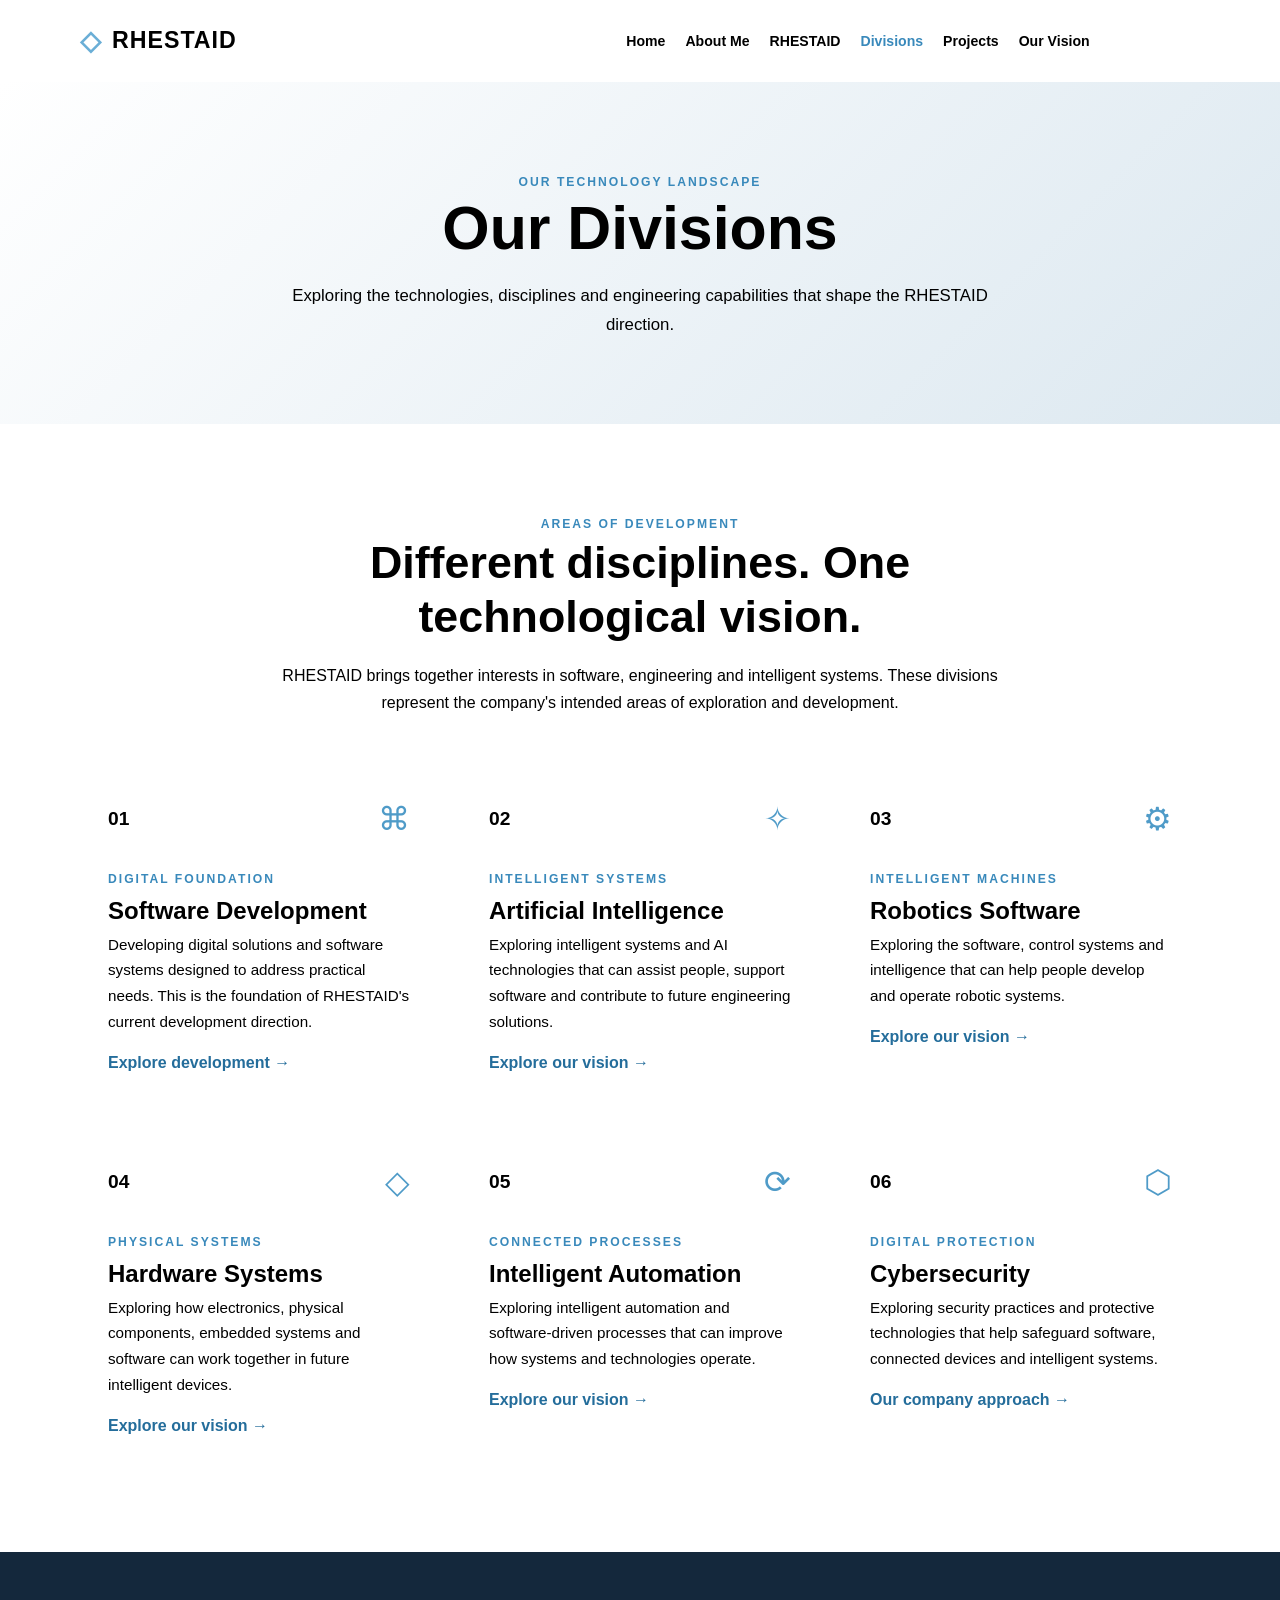
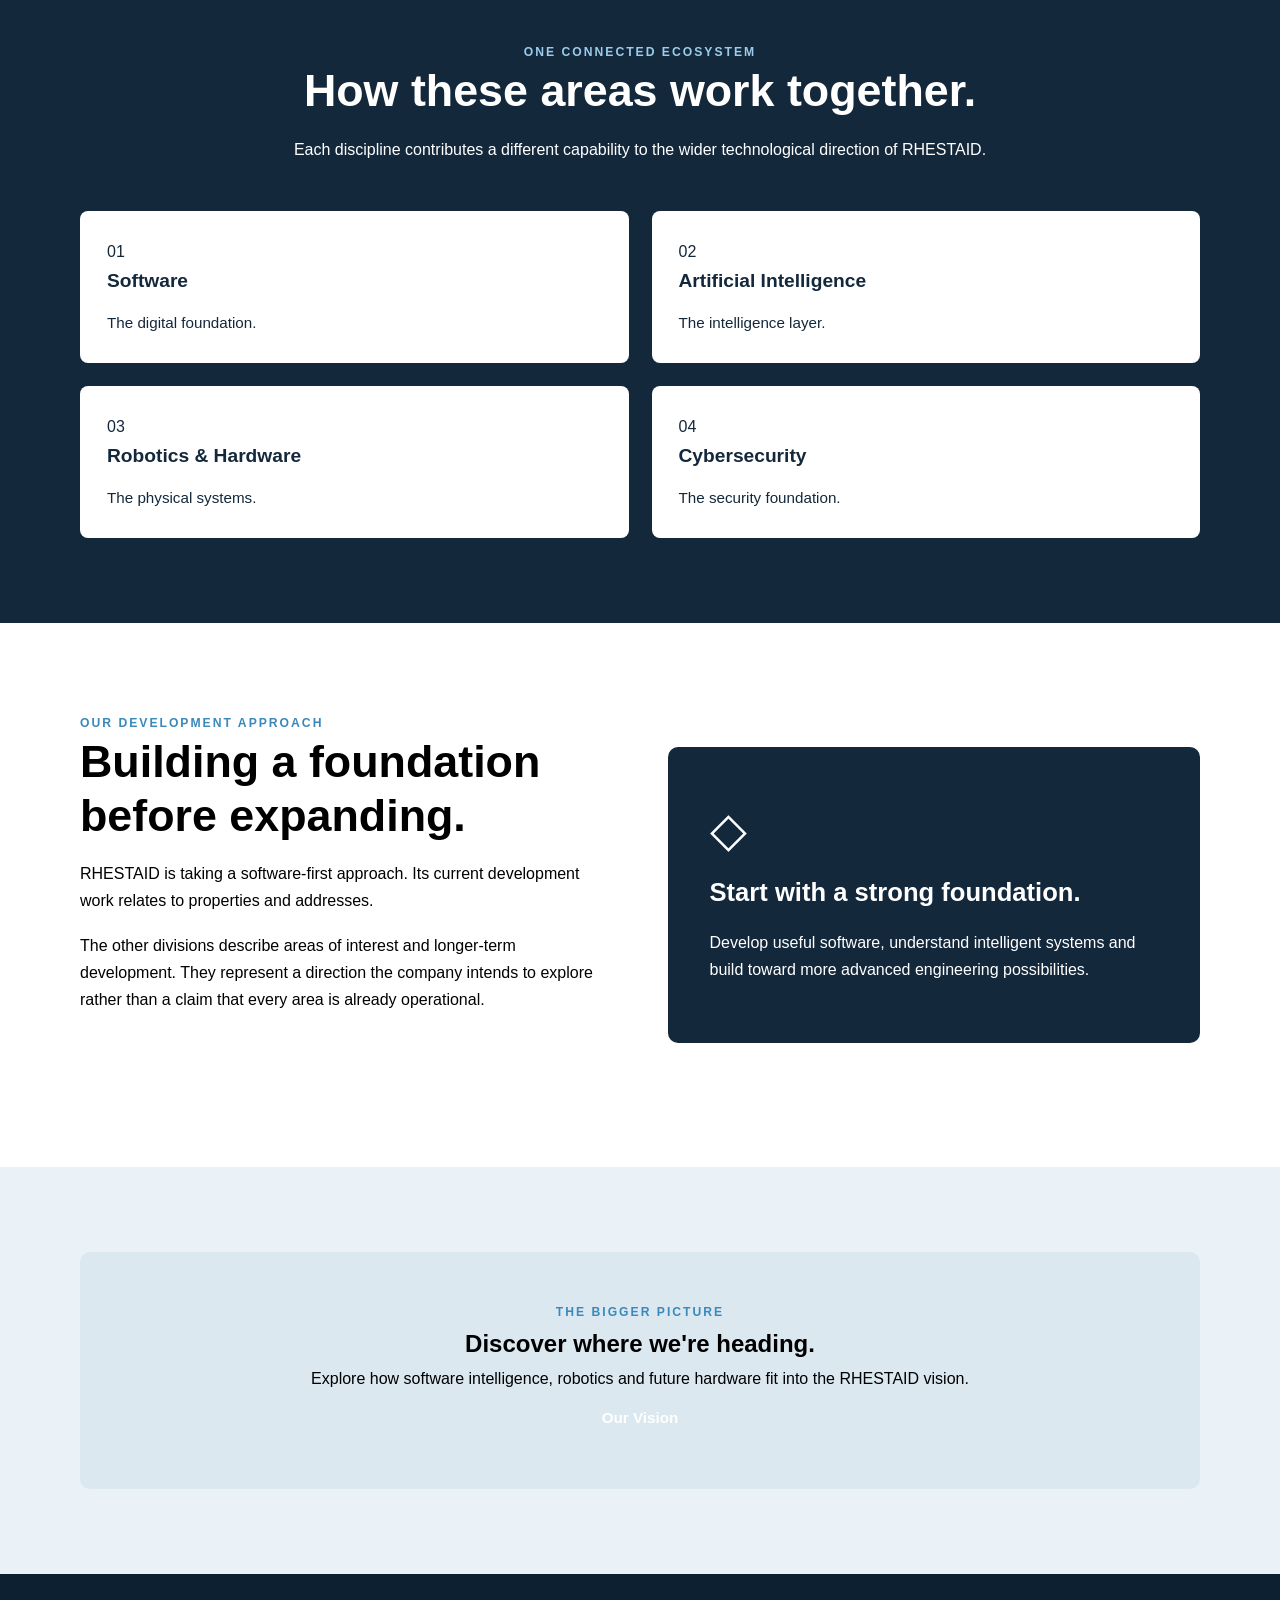
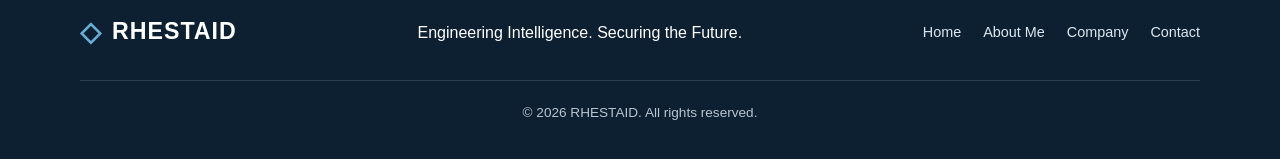
<file: divisions.html>
<!DOCTYPE html>
<html lang="en">
<head>
    <meta charset="UTF-8">
    <meta name="viewport" content="width=device-width, initial-scale=1.0">

    <title>Divisions | RHESTAID</title>

    <meta name="description" content="Explore RHESTAID's areas of interest and intended development in software, AI, robotics, hardware, automation and cybersecurity.">

    <link rel="stylesheet" href="style.css">
</head>

<body>

<header class="site-header">
    <nav class="navbar container">

        <a href="index.html" class="logo">
            <span class="logo-diamond">◇</span> RHESTAID
        </a>

        <button class="menu-toggle" id="menu-toggle"
            aria-label="Toggle navigation" aria-expanded="false">
            ☰
        </button>

        <ul class="nav-links" id="nav-links">
            <li><a href="index.html">Home</a></li>
            <li><a href="about.html">About Me</a></li>
            <li><a href="company.html">RHESTAID</a></li>
            <li><a href="divisions.html" class="active">Divisions</a></li>
            <li><a href="projects.html">Projects</a></li>
            <li><a href="vision.html">Our Vision</a></li>
            <li><a href="contact.html" class="nav-contact">Contact</a></li>
        </ul>

    </nav>
</header>

<main>

    <!-- PAGE HERO -->
    <section class="page-hero">
        <div class="container">
            <span class="eyebrow">OUR TECHNOLOGY LANDSCAPE</span>

            <h1>Our Divisions</h1>

            <p>
                Exploring the technologies, disciplines and
                engineering capabilities that shape the
                RHESTAID direction.
            </p>
        </div>
    </section>


    <!-- INTRODUCTION -->
    <section class="section">
        <div class="container">

            <div class="section-heading">
                <span class="eyebrow">AREAS OF DEVELOPMENT</span>

                <h2>Different disciplines. One technological vision.</h2>

                <p>
                    RHESTAID brings together interests in software,
                    engineering and intelligent systems.
                    These divisions represent the company's
                    intended areas of exploration and development.
                </p>
            </div>

            <div class="division-grid">

                <!-- SOFTWARE -->
                <article class="division-card">
                    <div class="division-top">
                        <span class="division-number">01</span>
                        <span class="division-symbol">⌘</span>
                    </div>

                    <span class="eyebrow">DIGITAL FOUNDATION</span>

                    <h2>Software Development</h2>

                    <p>
                        Developing digital solutions and software
                        systems designed to address practical needs.
                        This is the foundation of RHESTAID's
                        current development direction.
                    </p>

                    <a href="projects.html" class="text-link">
                        Explore development →
                    </a>
                </article>


                <!-- AI -->
                <article class="division-card">
                    <div class="division-top">
                        <span class="division-number">02</span>
                        <span class="division-symbol">✧</span>
                    </div>

                    <span class="eyebrow">INTELLIGENT SYSTEMS</span>

                    <h2>Artificial Intelligence</h2>

                    <p>
                        Exploring intelligent systems and AI
                        technologies that can assist people,
                        support software and contribute to
                        future engineering solutions.
                    </p>

                    <a href="vision.html" class="text-link">
                        Explore our vision →
                    </a>
                </article>


                <!-- ROBOTICS -->
                <article class="division-card">
                    <div class="division-top">
                        <span class="division-number">03</span>
                        <span class="division-symbol">⚙</span>
                    </div>

                    <span class="eyebrow">INTELLIGENT MACHINES</span>

                    <h2>Robotics Software</h2>

                    <p>
                        Exploring the software, control systems
                        and intelligence that can help people
                        develop and operate robotic systems.
                    </p>

                    <a href="vision.html" class="text-link">
                        Explore our vision →
                    </a>
                </article>


                <!-- HARDWARE -->
                <article class="division-card">
                    <div class="division-top">
                        <span class="division-number">04</span>
                        <span class="division-symbol">◇</span>
                    </div>

                    <span class="eyebrow">PHYSICAL SYSTEMS</span>

                    <h2>Hardware Systems</h2>

                    <p>
                        Exploring how electronics, physical
                        components, embedded systems and
                        software can work together in
                        future intelligent devices.
                    </p>

                    <a href="vision.html" class="text-link">
                        Explore our vision →
                    </a>
                </article>


                <!-- AUTOMATION -->
                <article class="division-card">
                    <div class="division-top">
                        <span class="division-number">05</span>
                        <span class="division-symbol">⟳</span>
                    </div>

                    <span class="eyebrow">CONNECTED PROCESSES</span>

                    <h2>Intelligent Automation</h2>

                    <p>
                        Exploring intelligent automation
                        and software-driven processes that
                        can improve how systems and
                        technologies operate.
                    </p>

                    <a href="vision.html" class="text-link">
                        Explore our vision →
                    </a>
                </article>


                <!-- CYBERSECURITY -->
                <article class="division-card">
                    <div class="division-top">
                        <span class="division-number">06</span>
                        <span class="division-symbol">⬡</span>
                    </div>

                    <span class="eyebrow">DIGITAL PROTECTION</span>

                    <h2>Cybersecurity</h2>

                    <p>
                        Exploring security practices and
                        protective technologies that help
                        safeguard software, connected
                        devices and intelligent systems.
                    </p>

                    <a href="company.html" class="text-link">
                        Our company approach →
                    </a>
                </article>

            </div>

        </div>
    </section>


    <!-- HOW THE DIVISIONS CONNECT -->
    <section class="section section-dark">
        <div class="container">

            <div class="section-heading light-heading">
                <span class="eyebrow">ONE CONNECTED ECOSYSTEM</span>

                <h2>How these areas work together.</h2>

                <p>
                    Each discipline contributes a different
                    capability to the wider technological
                    direction of RHESTAID.
                </p>
            </div>

            <div class="ecosystem-grid">

                <div class="ecosystem-item">
                    <span>01</span>
                    <h3>Software</h3>
                    <p>The digital foundation.</p>
                </div>

                <div class="ecosystem-item">
                    <span>02</span>
                    <h3>Artificial Intelligence</h3>
                    <p>The intelligence layer.</p>
                </div>

                <div class="ecosystem-item">
                    <span>03</span>
                    <h3>Robotics & Hardware</h3>
                    <p>The physical systems.</p>
                </div>

                <div class="ecosystem-item">
                    <span>04</span>
                    <h3>Cybersecurity</h3>
                    <p>The security foundation.</p>
                </div>

            </div>

        </div>
    </section>


    <!-- CURRENT AND FUTURE -->
    <section class="section">
        <div class="container split-section">

            <div>
                <span class="eyebrow">OUR DEVELOPMENT APPROACH</span>

                <h2>Building a foundation before expanding.</h2>

                <p>
                    RHESTAID is taking a software-first approach.
                    Its current development work relates to
                    properties and addresses.
                </p>

                <p>
                    The other divisions describe areas of
                    interest and longer-term development.
                    They represent a direction the company
                    intends to explore rather than a claim
                    that every area is already operational.
                </p>

                <a href="projects.html" class="btn btn-primary">
                    View Our Projects
                </a>
            </div>

            <div class="info-panel">
                <span class="panel-symbol">◇</span>

                <h3>Start with a strong foundation.</h3>

                <p>
                    Develop useful software, understand
                    intelligent systems and build toward
                    more advanced engineering possibilities.
                </p>
            </div>

        </div>
    </section>


    <!-- CTA -->
    <section class="section section-soft">
        <div class="container contact-banner">

            <div>
                <span class="eyebrow">THE BIGGER PICTURE</span>

                <h2>Discover where we're heading.</h2>

                <p>
                    Explore how software intelligence,
                    robotics and future hardware fit
                    into the RHESTAID vision.
                </p>
            </div>

            <a href="vision.html" class="btn btn-primary">
                Our Vision
            </a>

        </div>
    </section>

</main>


<footer class="site-footer">
    <div class="container footer-content">

        <a href="index.html" class="logo footer-logo">
            <span class="logo-diamond">◇</span> RHESTAID
        </a>

        <p>Engineering Intelligence. Securing the Future.</p>

        <div class="footer-links">
            <a href="index.html">Home</a>
            <a href="about.html">About Me</a>
            <a href="company.html">Company</a>
            <a href="contact.html">Contact</a>
        </div>

        <p class="copyright">
            © <span id="year"></span> RHESTAID. All rights reserved.
        </p>

    </div>
</footer>

<script src="script.js"></script>

</body>
</html>
</file>
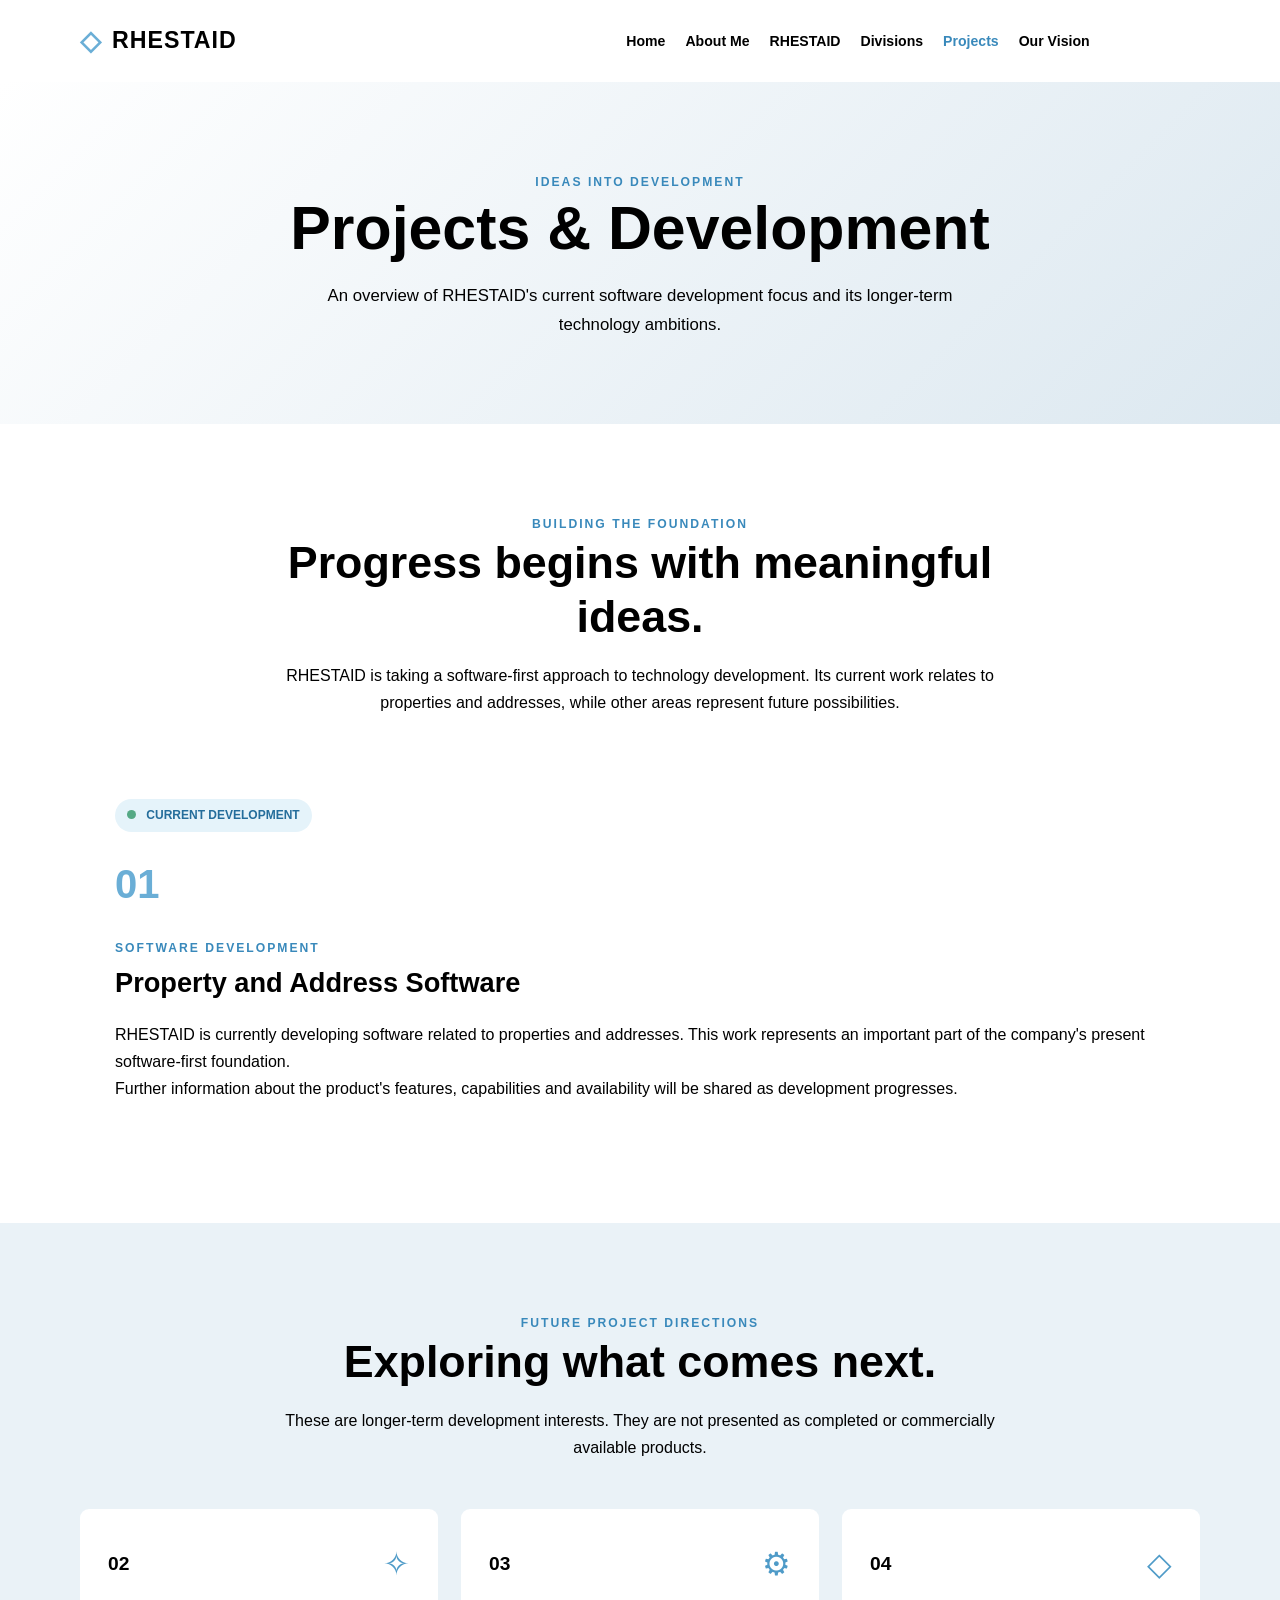
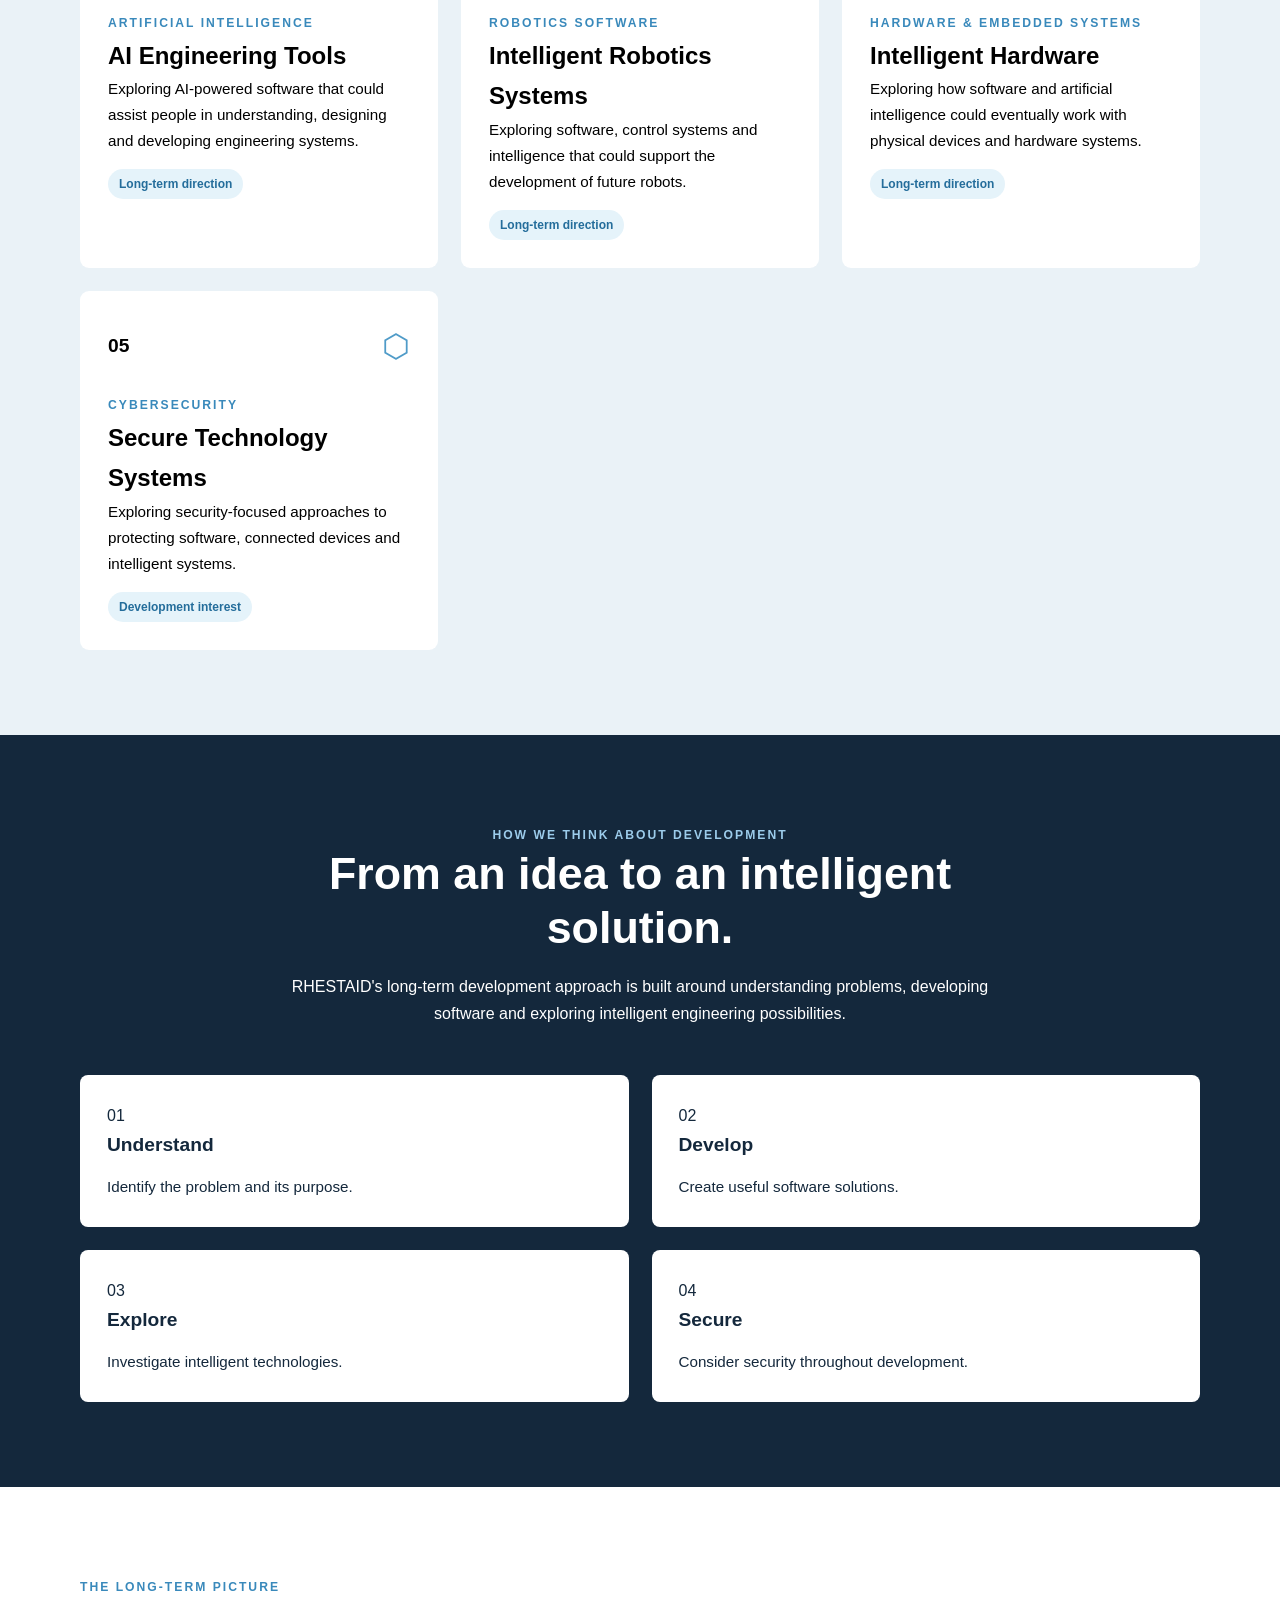
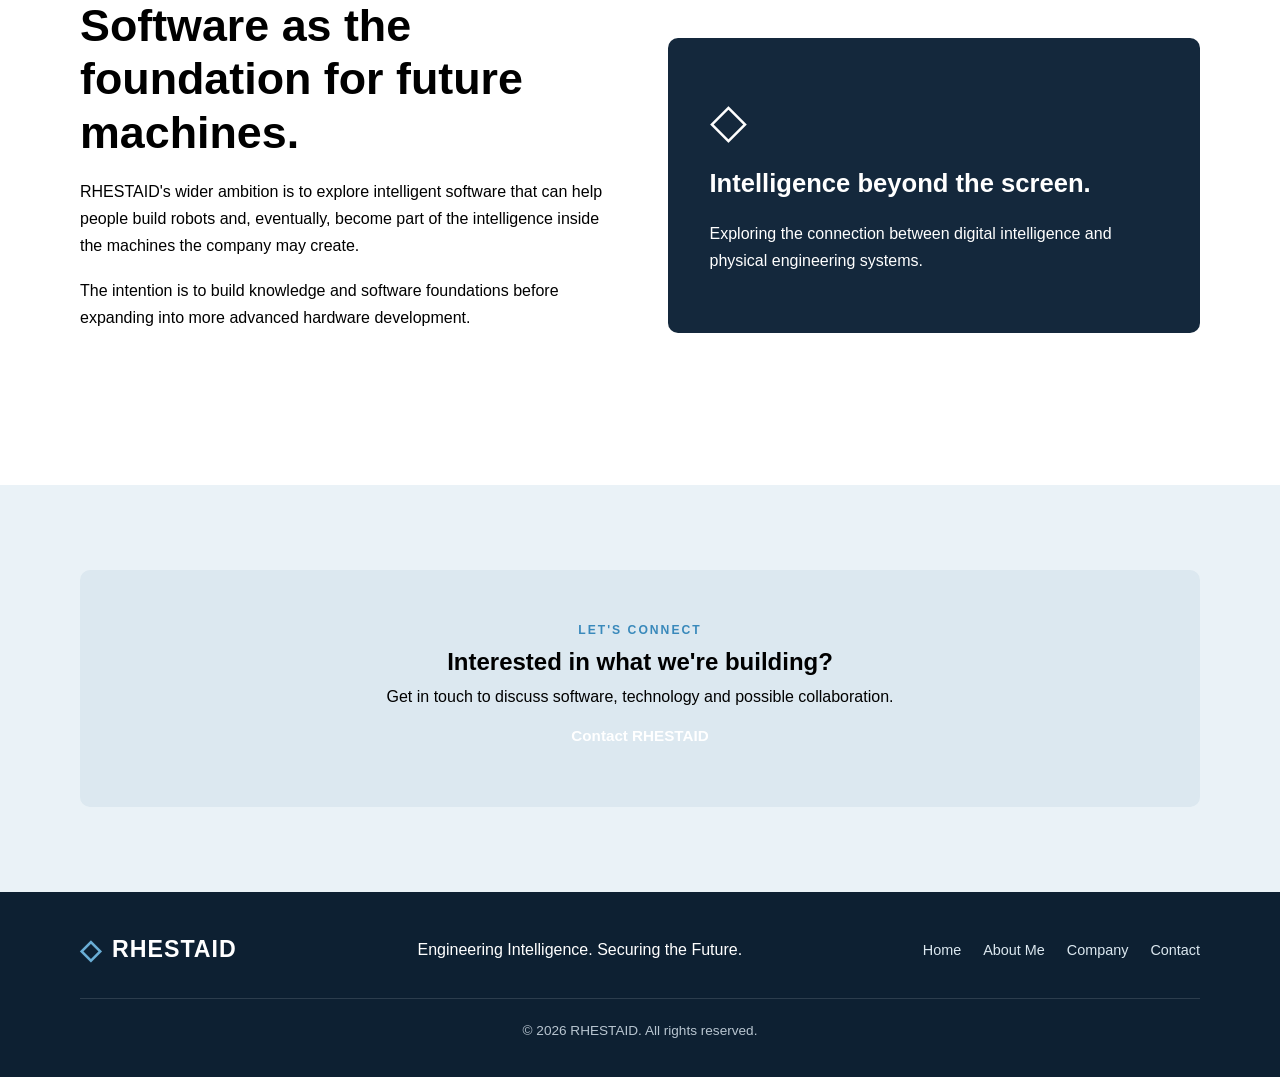
<file: projects.html>
<!DOCTYPE html>
<html lang="en">
<head>
    <meta charset="UTF-8">
    <meta name="viewport" content="width=device-width, initial-scale=1.0">

    <title>Projects & Development | RHESTAID</title>

    <meta name="description" content="Explore RHESTAID's current software development focus and future technology project directions.">

    <link rel="stylesheet" href="style.css">
</head>

<body>

<header class="site-header">
    <nav class="navbar container">

        <a href="index.html" class="logo">
            <span class="logo-diamond">◇</span> RHESTAID
        </a>

        <button class="menu-toggle" id="menu-toggle"
            aria-label="Toggle navigation" aria-expanded="false">
            ☰
        </button>

        <ul class="nav-links" id="nav-links">
            <li><a href="index.html">Home</a></li>
            <li><a href="about.html">About Me</a></li>
            <li><a href="company.html">RHESTAID</a></li>
            <li><a href="divisions.html">Divisions</a></li>
            <li><a href="projects.html" class="active">Projects</a></li>
            <li><a href="vision.html">Our Vision</a></li>
            <li><a href="contact.html" class="nav-contact">Contact</a></li>
        </ul>

    </nav>
</header>

<main>

    <!-- PAGE HERO -->
    <section class="page-hero">
        <div class="container">

            <span class="eyebrow">IDEAS INTO DEVELOPMENT</span>

            <h1>Projects & Development</h1>

            <p>
                An overview of RHESTAID's current software
                development focus and its longer-term
                technology ambitions.
            </p>

        </div>
    </section>


    <!-- INTRODUCTION -->
    <section class="section">
        <div class="container">

            <div class="section-heading">
                <span class="eyebrow">BUILDING THE FOUNDATION</span>

                <h2>Progress begins with meaningful ideas.</h2>

                <p>
                    RHESTAID is taking a software-first approach
                    to technology development. Its current work
                    relates to properties and addresses, while
                    other areas represent future possibilities.
                </p>
            </div>


            <!-- CURRENT PROJECT -->
            <div class="project-main-card">

                <div class="project-label">
                    <span class="status-dot"></span>
                    CURRENT DEVELOPMENT
                </div>

                <div class="project-main-content">

                    <div class="project-number">01</div>

                    <div>
                        <span class="eyebrow">SOFTWARE DEVELOPMENT</span>

                        <h2>Property and Address Software</h2>

                        <p>
                            RHESTAID is currently developing software
                            related to properties and addresses.
                            This work represents an important part
                            of the company's present software-first
                            foundation.
                        </p>

                        <p>
                            Further information about the product's
                            features, capabilities and availability
                            will be shared as development progresses.
                        </p>
                    </div>

                </div>

            </div>

        </div>
    </section>


    <!-- FUTURE PROJECT DIRECTIONS -->
    <section class="section section-soft">
        <div class="container">

            <div class="section-heading">
                <span class="eyebrow">FUTURE PROJECT DIRECTIONS</span>

                <h2>Exploring what comes next.</h2>

                <p>
                    These are longer-term development interests.
                    They are not presented as completed or
                    commercially available products.
                </p>
            </div>


            <div class="division-grid">

                <article class="division-card">

                    <div class="division-top">
                        <span class="division-number">02</span>
                        <span class="division-symbol">✧</span>
                    </div>

                    <span class="eyebrow">ARTIFICIAL INTELLIGENCE</span>

                    <h2>AI Engineering Tools</h2>

                    <p>
                        Exploring AI-powered software that could
                        assist people in understanding, designing
                        and developing engineering systems.
                    </p>

                    <span class="project-status">
                        Long-term direction
                    </span>

                </article>


                <article class="division-card">

                    <div class="division-top">
                        <span class="division-number">03</span>
                        <span class="division-symbol">⚙</span>
                    </div>

                    <span class="eyebrow">ROBOTICS SOFTWARE</span>

                    <h2>Intelligent Robotics Systems</h2>

                    <p>
                        Exploring software, control systems
                        and intelligence that could support
                        the development of future robots.
                    </p>

                    <span class="project-status">
                        Long-term direction
                    </span>

                </article>


                <article class="division-card">

                    <div class="division-top">
                        <span class="division-number">04</span>
                        <span class="division-symbol">◇</span>
                    </div>

                    <span class="eyebrow">HARDWARE & EMBEDDED SYSTEMS</span>

                    <h2>Intelligent Hardware</h2>

                    <p>
                        Exploring how software and artificial
                        intelligence could eventually work
                        with physical devices and hardware systems.
                    </p>

                    <span class="project-status">
                        Long-term direction
                    </span>

                </article>


                <article class="division-card">

                    <div class="division-top">
                        <span class="division-number">05</span>
                        <span class="division-symbol">⬡</span>
                    </div>

                    <span class="eyebrow">CYBERSECURITY</span>

                    <h2>Secure Technology Systems</h2>

                    <p>
                        Exploring security-focused approaches
                        to protecting software, connected
                        devices and intelligent systems.
                    </p>

                    <span class="project-status">
                        Development interest
                    </span>

                </article>

            </div>

        </div>
    </section>


    <!-- DEVELOPMENT PHILOSOPHY -->
    <section class="section section-dark">
        <div class="container">

            <div class="section-heading light-heading">

                <span class="eyebrow">HOW WE THINK ABOUT DEVELOPMENT</span>

                <h2>From an idea to an intelligent solution.</h2>

                <p>
                    RHESTAID's long-term development approach
                    is built around understanding problems,
                    developing software and exploring
                    intelligent engineering possibilities.
                </p>

            </div>

            <div class="ecosystem-grid">

                <div class="ecosystem-item">
                    <span>01</span>
                    <h3>Understand</h3>
                    <p>Identify the problem and its purpose.</p>
                </div>

                <div class="ecosystem-item">
                    <span>02</span>
                    <h3>Develop</h3>
                    <p>Create useful software solutions.</p>
                </div>

                <div class="ecosystem-item">
                    <span>03</span>
                    <h3>Explore</h3>
                    <p>Investigate intelligent technologies.</p>
                </div>

                <div class="ecosystem-item">
                    <span>04</span>
                    <h3>Secure</h3>
                    <p>Consider security throughout development.</p>
                </div>

            </div>

        </div>
    </section>


    <!-- FUTURE -->
    <section class="section">
        <div class="container split-section">

            <div>
                <span class="eyebrow">THE LONG-TERM PICTURE</span>

                <h2>Software as the foundation for future machines.</h2>

                <p>
                    RHESTAID's wider ambition is to explore
                    intelligent software that can help people
                    build robots and, eventually, become part
                    of the intelligence inside the machines
                    the company may create.
                </p>

                <p>
                    The intention is to build knowledge and
                    software foundations before expanding
                    into more advanced hardware development.
                </p>

                <a href="vision.html" class="btn btn-primary">
                    Discover Our Vision
                </a>

            </div>

            <div class="info-panel">
                <span class="panel-symbol">◇</span>

                <h3>Intelligence beyond the screen.</h3>

                <p>
                    Exploring the connection between
                    digital intelligence and physical
                    engineering systems.
                </p>

            </div>

        </div>
    </section>


    <!-- CTA -->
    <section class="section section-soft">
        <div class="container contact-banner">

            <div>
                <span class="eyebrow">LET'S CONNECT</span>

                <h2>Interested in what we're building?</h2>

                <p>
                    Get in touch to discuss software,
                    technology and possible collaboration.
                </p>
            </div>

            <a href="contact.html" class="btn btn-primary">
                Contact RHESTAID
            </a>

        </div>
    </section>

</main>


<footer class="site-footer">
    <div class="container footer-content">

        <a href="index.html" class="logo footer-logo">
            <span class="logo-diamond">◇</span> RHESTAID
        </a>

        <p>Engineering Intelligence. Securing the Future.</p>

        <div class="footer-links">
            <a href="index.html">Home</a>
            <a href="about.html">About Me</a>
            <a href="company.html">Company</a>
            <a href="contact.html">Contact</a>
        </div>

        <p class="copyright">
            © <span id="year"></span> RHESTAID. All rights reserved.
        </p>

    </div>
</footer>

<script src="script.js"></script>

</body>
</html>
</file>
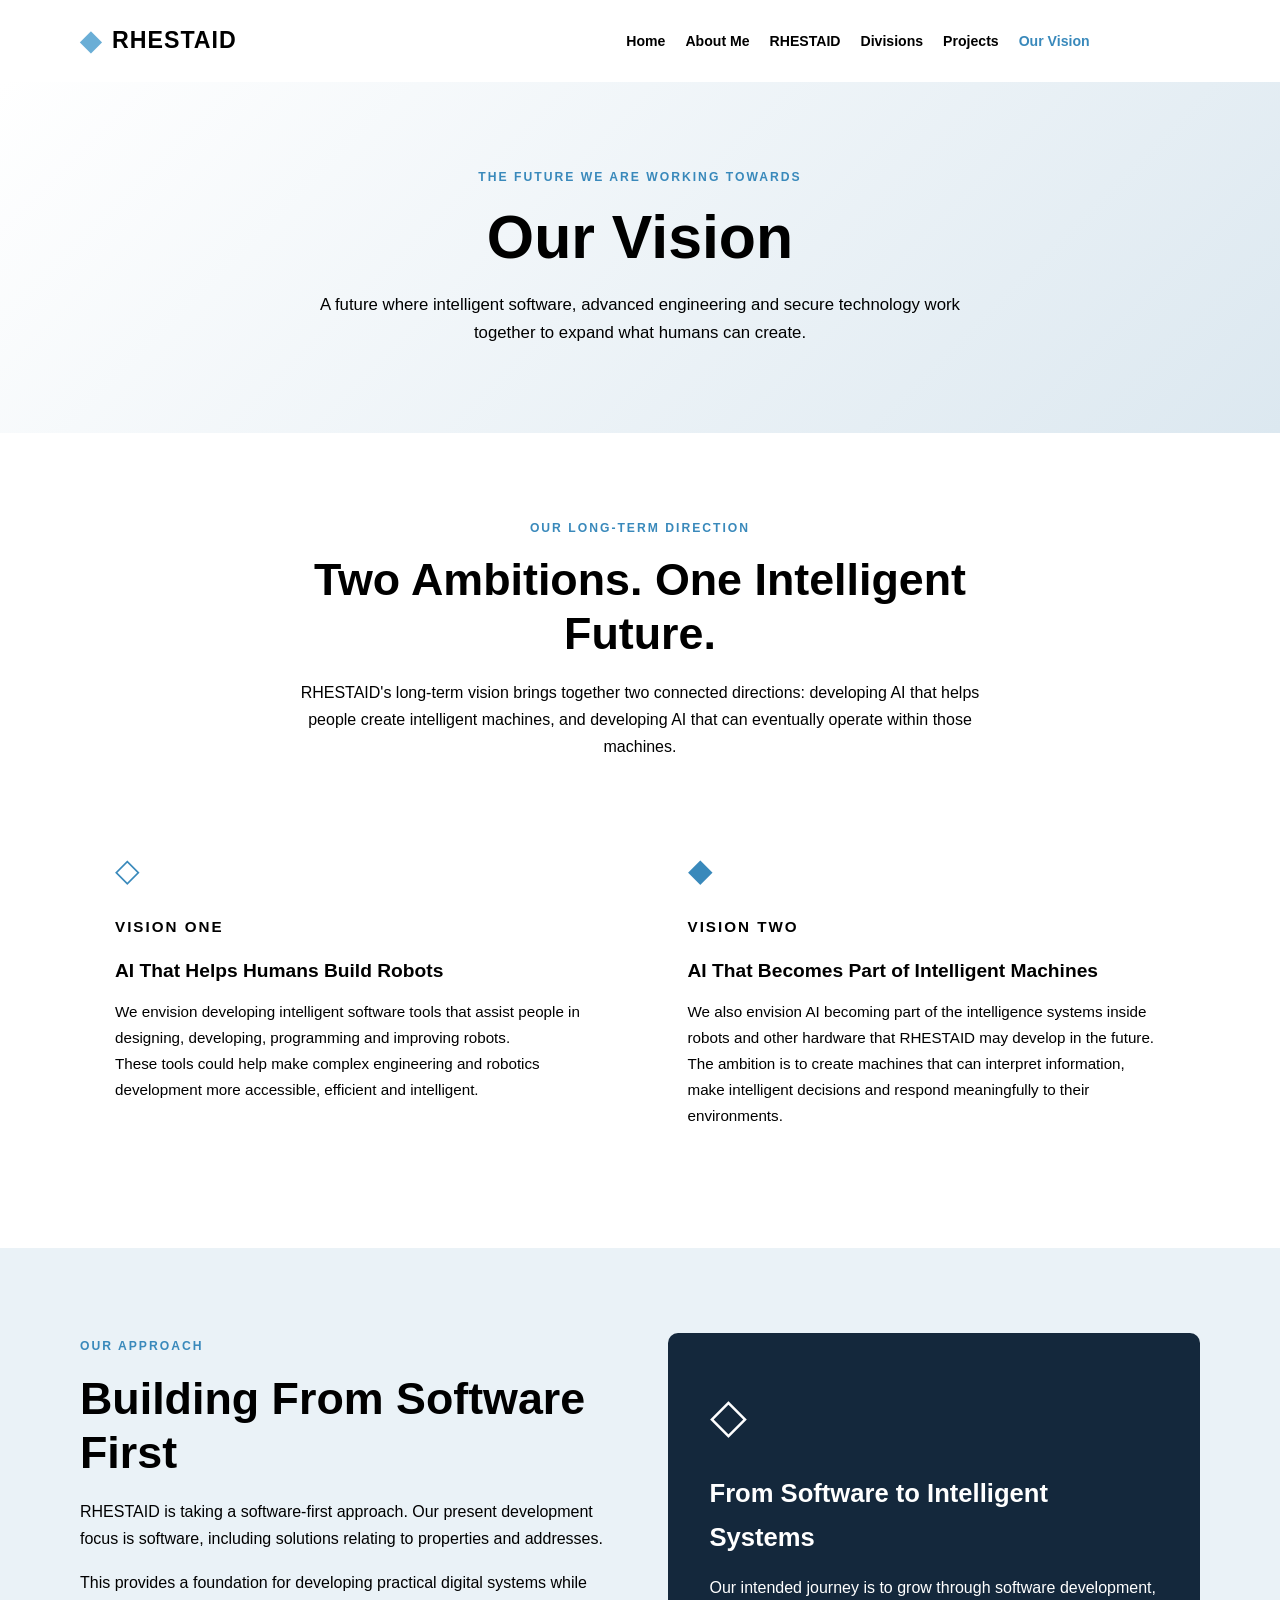
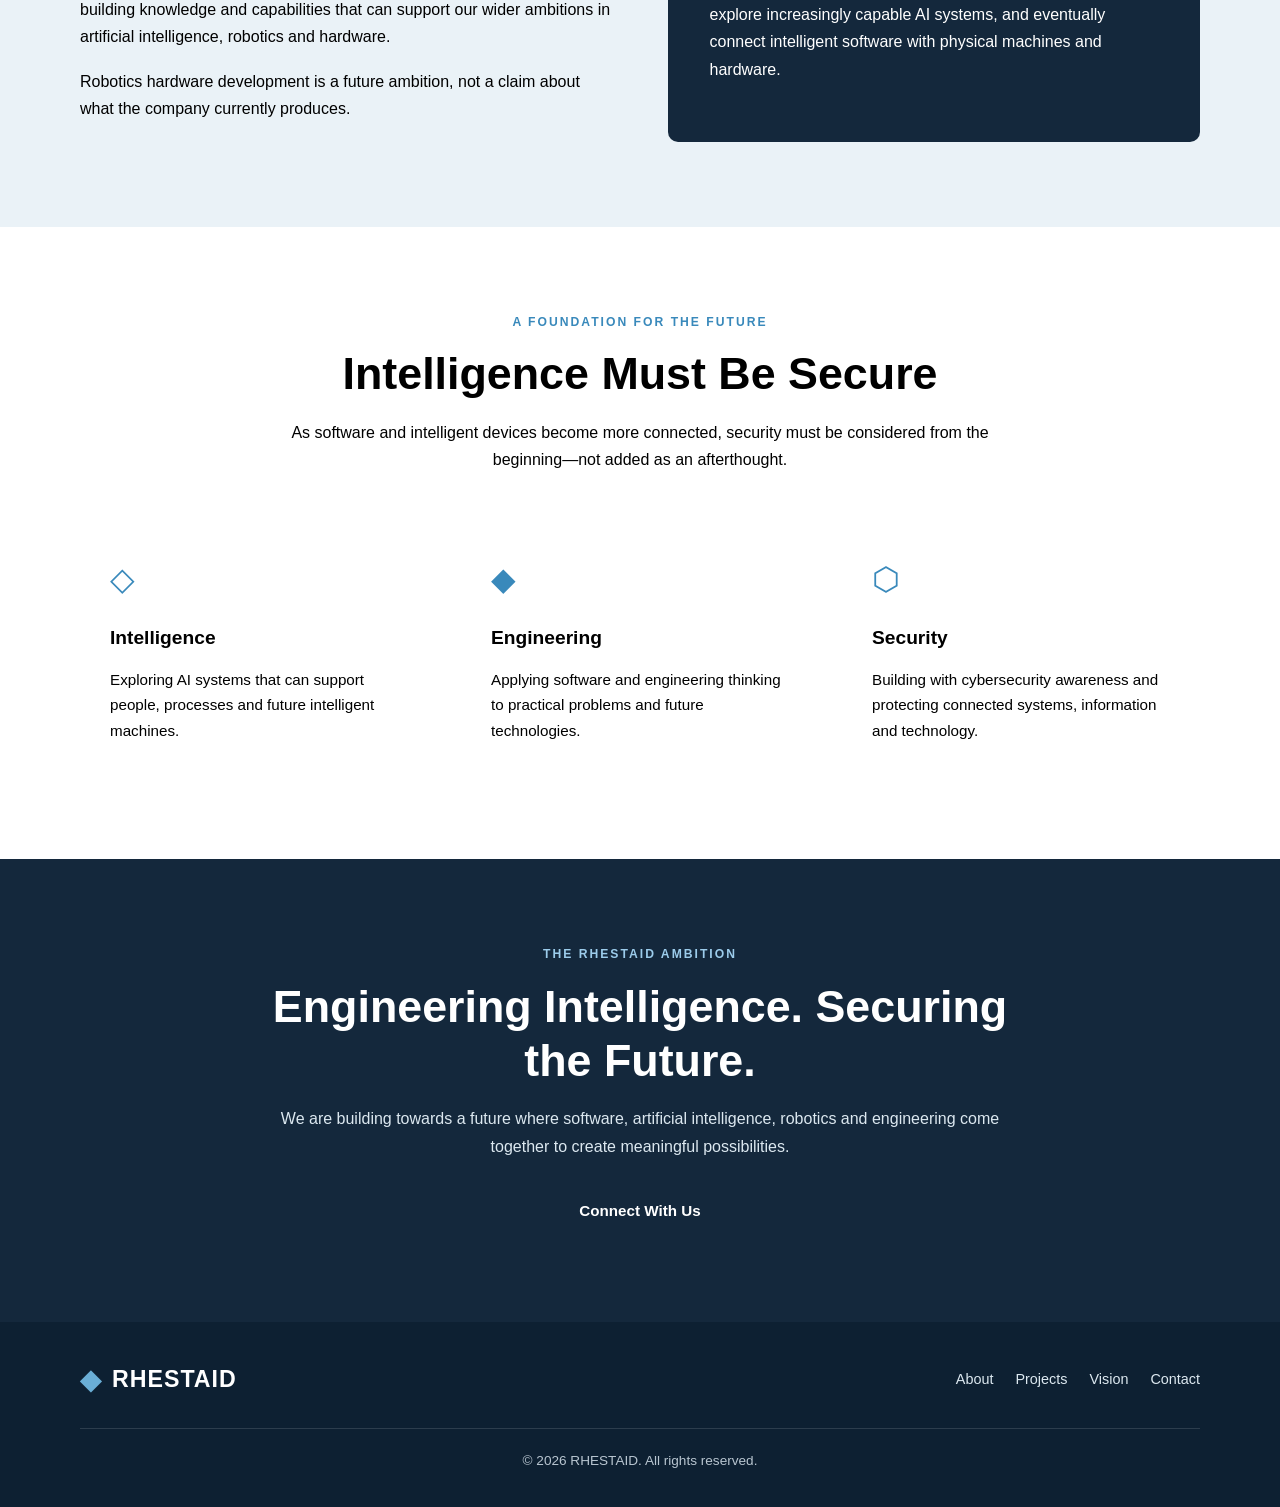
<file: vision.html>
<!DOCTYPE html>
<html lang="en">
<head>
    <meta charset="UTF-8">
    <meta name="viewport" content="width=device-width, initial-scale=1.0">
    <meta name="description" content="Discover the vision and future direction of RHESTAID.">
    <title>Our Vision | RHESTAID</title>
    <link rel="stylesheet" href="style.css">
</head>
<body>

    <header class="site-header">
        <div class="container navbar">
            <a href="index.html" class="logo">
                <span class="logo-diamond">◆</span> RHESTAID
            </a>

            <button class="menu-toggle" id="menu-toggle" aria-label="Open navigation" aria-expanded="false">
                ☰
            </button>

            <nav>
                <ul class="nav-links" id="nav-links">
                    <li><a href="index.html">Home</a></li>
                    <li><a href="about.html">About Me</a></li>
                    <li><a href="company.html">RHESTAID</a></li>
                    <li><a href="divisions.html">Divisions</a></li>
                    <li><a href="projects.html">Projects</a></li>
                    <li><a href="vision.html" class="active">Our Vision</a></li>
                    <li><a href="contact.html" class="nav-contact">Contact</a></li>
                </ul>
            </nav>
        </div>
    </header>

    <main>

        <section class="page-hero">
            <div class="container">
                <p class="eyebrow">THE FUTURE WE ARE WORKING TOWARDS</p>
                <h1>Our Vision</h1>
                <p>
                    A future where intelligent software, advanced engineering
                    and secure technology work together to expand what humans
                    can create.
                </p>
            </div>
        </section>

        <section class="section">
            <div class="container">
                <div class="section-heading">
                    <p class="eyebrow">OUR LONG-TERM DIRECTION</p>
                    <h2>Two Ambitions. One Intelligent Future.</h2>
                    <p>
                        RHESTAID's long-term vision brings together two connected
                        directions: developing AI that helps people create
                        intelligent machines, and developing AI that can
                        eventually operate within those machines.
                    </p>
                </div>

                <div class="direction-grid">

                    <article class="direction-card">
                        <div class="feature-icon">◇</div>
                        <p class="eyebrow">VISION ONE</p>
                        <h3>AI That Helps Humans Build Robots</h3>
                        <p>
                            We envision developing intelligent software tools
                            that assist people in designing, developing,
                            programming and improving robots.
                        </p>
                        <p>
                            These tools could help make complex engineering
                            and robotics development more accessible,
                            efficient and intelligent.
                        </p>
                    </article>

                    <article class="direction-card">
                        <div class="feature-icon">◆</div>
                        <p class="eyebrow">VISION TWO</p>
                        <h3>AI That Becomes Part of Intelligent Machines</h3>
                        <p>
                            We also envision AI becoming part of the intelligence
                            systems inside robots and other hardware that
                            RHESTAID may develop in the future.
                        </p>
                        <p>
                            The ambition is to create machines that can interpret
                            information, make intelligent decisions and respond
                            meaningfully to their environments.
                        </p>
                    </article>

                </div>
            </div>
        </section>

        <section class="section section-soft">
            <div class="container split-section">
                <div>
                    <p class="eyebrow">OUR APPROACH</p>
                    <h2>Building From Software First</h2>
                    <p>
                        RHESTAID is taking a software-first approach. Our
                        present development focus is software, including
                        solutions relating to properties and addresses.
                    </p>
                    <p>
                        This provides a foundation for developing practical
                        digital systems while building knowledge and
                        capabilities that can support our wider ambitions
                        in artificial intelligence, robotics and hardware.
                    </p>
                    <p>
                        Robotics hardware development is a future ambition,
                        not a claim about what the company currently produces.
                    </p>
                </div>

                <div class="info-panel">
                    <div class="panel-symbol">◇</div>
                    <h3>From Software to Intelligent Systems</h3>
                    <p>
                        Our intended journey is to grow through software
                        development, explore increasingly capable AI systems,
                        and eventually connect intelligent software with
                        physical machines and hardware.
                    </p>
                </div>
            </div>
        </section>

        <section class="section">
            <div class="container">
                <div class="section-heading">
                    <p class="eyebrow">A FOUNDATION FOR THE FUTURE</p>
                    <h2>Intelligence Must Be Secure</h2>
                    <p>
                        As software and intelligent devices become more
                        connected, security must be considered from the
                        beginning—not added as an afterthought.
                    </p>
                </div>

                <div class="feature-grid">
                    <article class="feature-card">
                        <div class="feature-icon">◇</div>
                        <h3>Intelligence</h3>
                        <p>
                            Exploring AI systems that can support people,
                            processes and future intelligent machines.
                        </p>
                    </article>

                    <article class="feature-card">
                        <div class="feature-icon">◆</div>
                        <h3>Engineering</h3>
                        <p>
                            Applying software and engineering thinking to
                            practical problems and future technologies.
                        </p>
                    </article>

                    <article class="feature-card">
                        <div class="feature-icon">⬡</div>
                        <h3>Security</h3>
                        <p>
                            Building with cybersecurity awareness and
                            protecting connected systems, information
                            and technology.
                        </p>
                    </article>
                </div>
            </div>
        </section>

        <section class="section section-dark">
            <div class="container center-action">
                <p class="eyebrow">THE RHESTAID AMBITION</p>
                <h2>Engineering Intelligence. Securing the Future.</h2>
                <p>
                    We are building towards a future where software,
                    artificial intelligence, robotics and engineering
                    come together to create meaningful possibilities.
                </p>
                <a href="contact.html" class="btn btn-primary">Connect With Us</a>
            </div>
        </section>

    </main>

    <footer class="site-footer">
        <div class="container footer-content">
            <a href="index.html" class="logo footer-logo">
                <span class="logo-diamond">◆</span> RHESTAID
            </a>

            <div class="footer-links">
                <a href="about.html">About</a>
                <a href="projects.html">Projects</a>
                <a href="vision.html">Vision</a>
                <a href="contact.html">Contact</a>
            </div>

            <p class="copyright">
                © <span id="year"></span> RHESTAID. All rights reserved.
            </p>
        </div>
    </footer>

    <script src="script.js"></script>
</body>
</html>
</file>
<file: style.css>
<
/* =====================================================
   RHESTAID WEBSITE
   COMPLETE DIAMOND THEME STYLESHEET
   ===================================================== */


/* 1. COLOURS */

:root {
    --diamond-white: #F7FAFC;
    --diamond-blue: #9CCCEB;
    --ice-silver: #DCE8F0;
    --deep-sapphire: #14283C;
    --platinum: #B8C5D0;
    --white: #FFFFFF;

    --text: #33475B;
    --muted: #536779;
    --border: #D5E2EB;

    --shadow: 0 12px 35px rgba(20, 40, 60, 0.08);
}


/* 2. GLOBAL SETTINGS */

* {
    margin: 0;
    padding: 0;
    box-sizing: border-box;
}

html {
    scroll-behavior: smooth;
}

body {
    font-family: Arial, Helvetica, sans-serif;
    background: var(--diamond-white);
    color: var(--text);
    line-height: 1.7;
}

img {
    max-width: 100%;
}

a {
    text-decoration: none;
    color: inherit;
}

button {
    font: inherit;
}

.container {
    width: min(1120px, 90%);
    margin: 0 auto;
}


/* 3. HEADER AND NAVIGATION */

.site-header {
    width: 100%;
    background: #FFFFFF;
    border-bottom: 1px solid var(--border);
    position: sticky;
    top: 0;
    z-index: 1000;
}

.navbar {
    min-height: 82px;
    display: flex;
    align-items: center;
    justify-content: space-between;
    gap: 25px;
}

.logo {
    display: inline-flex;
    align-items: center;
    gap: 10px;
    color: var(--deep-sapphire);
    font-size: 1.45rem;
    font-weight: 800;
    letter-spacing: 1px;
}

.logo-diamond {
    color: #6AAED6;
    font-size: 1.7rem;
}

.nav-links {
    display: flex;
    align-items: center;
    gap: 20px;
    list-style: none;
}

.nav-links a {
    color: var(--deep-sapphire);
    font-size: 0.88rem;
    font-weight: 600;
    transition: 0.25s ease;
}

.nav-links a:hover,
.nav-links a.active {
    color: #3989BB;
}

.nav-links .nav-contact {
    background: var(--deep-sapphire);
    color: #FFFFFF;
    padding: 11px 19px;
    border-radius: 5px;
}

.nav-links .nav-contact:hover,
.nav-links .nav-contact.active {
    background: #284C6A;
    color: #FFFFFF;
}

.menu-toggle {
    display: none;
    background: none;
    border: none;
    color: var(--deep-sapphire);
    font-size: 1.8rem;
    cursor: pointer;
}


/* 4. BUTTONS */

.btn {
    display: inline-flex;
    justify-content: center;
    align-items: center;
    padding: 13px 25px;
    border-radius: 5px;
    font-weight: 700;
    font-size: 0.95rem;
    transition: 0.25s ease;
}

.btn-primary {
    background: var(--deep-sapphire);
    color: #FFFFFF;
    border: 1px solid var(--deep-sapphire);
}

.btn-primary:hover {
    background: #284C6A;
    border-color: #284C6A;
    color: #FFFFFF;
    transform: translateY(-2px);
}

.btn-outline {
    background: transparent;
    color: var(--deep-sapphire);
    border: 1px solid var(--deep-sapphire);
}

.btn-outline:hover {
    background: var(--deep-sapphire);
    color: #FFFFFF;
}

.hero-buttons {
    display: flex;
    flex-wrap: wrap;
    gap: 14px;
    margin-top: 28px;
}


/* 5. HERO SECTION */

.hero {
    padding: 95px 0;
    background:
        radial-gradient(circle at 85% 20%, rgba(156, 204, 235, 0.22), transparent 32%),
        linear-gradient(135deg, #FFFFFF, #EDF5FA);
    overflow: hidden;
}

.hero-grid {
    display: grid;
    grid-template-columns: 1.15fr 0.85fr;
    align-items: center;
    gap: 65px;
}

.hero-content {
    min-width: 0;
}

.eyebrow {
    color: #3989BB;
    font-size: 0.76rem;
    font-weight: 800;
    letter-spacing: 2px;
    text-transform: uppercase;
    margin-bottom: 15px;
}

.hero h1 {
    color: var(--deep-sapphire);
    font-size: clamp(2.7rem, 5vw, 4.6rem);
    line-height: 1.12;
    letter-spacing: -2px;
    margin-bottom: 23px;
}

.hero-content > p:not(.eyebrow) {
    max-width: 590px;
    color: var(--muted);
    font-size: 1.08rem;
}

.hero-note {
    margin-top: 25px;
    font-size: 0.9rem;
    color: var(--muted);
}

.status-dot {
    display: inline-block;
    width: 9px;
    height: 9px;
    background: #55A985;
    border-radius: 50%;
    margin-right: 7px;
}


/* 6. DIAMOND HERO GRAPHIC */

.hero-visual {
    min-height: 420px;
    display: flex;
    align-items: center;
    justify-content: center;
    position: relative;
    overflow: hidden;
}

.diamond-orbit {
    position: absolute;
    width: 290px;
    height: 290px;
    border: 1px solid rgba(77, 145, 188, 0.4);
    transform: rotate(45deg);
    border-radius: 25px;
}

.orbit-one {
    width: 270px;
    height: 270px;
}

.orbit-two {
    width: 365px;
    height: 365px;
    border-color: rgba(77, 145, 188, 0.2);
}

.diamond-symbol {
    color: #4F9BC8;
    font-size: 9rem;
    text-shadow: 0 15px 35px rgba(77, 145, 188, 0.2);
    z-index: 1;
}

.visual-caption {
    position: absolute;
    bottom: 12px;
    color: var(--deep-sapphire);
    font-weight: 700;
    letter-spacing: 3px;
    font-size: 0.8rem;
}


/* 7. GENERAL SECTIONS */

.section {
    padding: 85px 0;
}

.section-soft {
    background: #EAF2F7;
}

.section-heading {
    max-width: 720px;
    text-align: center;
    margin: 0 auto 48px;
}

.section-heading h2,
.split-section h2,
.center-action h2 {
    color: var(--deep-sapphire);
    font-size: clamp(2rem, 4vw, 2.8rem);
    line-height: 1.2;
    margin-bottom: 18px;
}

.section-heading > p:last-child {
    color: var(--muted);
}


/* 8. FEATURE CARDS */

.feature-grid {
    display: grid;
    grid-template-columns: repeat(3, 1fr);
    gap: 23px;
}

.feature-card {
    background: #FFFFFF;
    color: var(--text);
    padding: 30px;
    border: 1px solid var(--border);
    border-radius: 9px;
    box-shadow: var(--shadow);
    transition: transform 0.25s ease, box-shadow 0.25s ease;
}

.feature-card:hover {
    transform: translateY(-5px);
    box-shadow: 0 18px 40px rgba(20, 40, 60, 0.12);
}

.feature-icon {
    color: #3989BB;
    font-size: 2rem;
    margin-bottom: 16px;
}

.feature-card h3,
.direction-card h3,
.division-card h3,
.ecosystem-item h3 {
    color: var(--deep-sapphire);
    font-size: 1.2rem;
    margin-bottom: 12px;
}

.feature-card p,
.direction-card p,
.division-card p,
.ecosystem-item p {
    color: var(--muted);
    font-size: 0.95rem;
}

.text-link {
    display: inline-block;
    margin-top: 14px;
    color: #246D9B;
    font-weight: 700;
}

.text-link:hover {
    color: var(--deep-sapphire);
}


/* 9. SPLIT SECTIONS */

.split-section {
    display: grid;
    grid-template-columns: 1fr 1fr;
    align-items: center;
    gap: 55px;
}

.split-section > div > p:not(.eyebrow) {
    margin-bottom: 17px;
    color: var(--muted);
}


/* 10. INFORMATION PANEL */

.info-panel {
    background: #14283C;
    color: #FFFFFF;
    padding: 42px;
    border-radius: 10px;
    box-shadow: var(--shadow);
}

.info-panel h3 {
    font-size: 1.6rem;
    margin-bottom: 15px;
    color: #FFFFFF;
}

.info-panel p {
    color: #FFFFFF;
    margin-bottom: 15px;
}

.info-panel .eyebrow {
    color: var(--diamond-blue);
}

.panel-symbol {
    color: var(--diamond-blue);
    font-size: 3rem;
    margin-bottom: 15px;
}


/* 11. FOUNDER PORTRAIT */

.founder-preview {
    display: grid;
    grid-template-columns: 0.85fr 1.15fr;
    align-items: center;
    gap: 65px;
}

.founder-image-wrap,
.profile-image-wrap {
    background: transparent;
    padding: 0;
    border: none;
    border-radius: 0;
    box-shadow: none;
    overflow: hidden;
}

.founder-image {
    display: block;
    width: 100%;
    height: auto;
    object-fit: contain;
    object-position: center;
    aspect-ratio: auto;
    padding: 0;
    margin: 0;
    border: none;
    border-radius: 0;
    box-shadow: none;
}

.founder-content h2,
.profile-content h2 {
    color: var(--deep-sapphire);
    font-size: clamp(2rem, 4vw, 2.8rem);
    line-height: 1.2;
    margin-bottom: 17px;
}

.founder-content h3 {
    color: #3989BB;
    margin-bottom: 15px;
}

.founder-content p,
.profile-content p {
    color: var(--muted);
    margin-bottom: 16px;
}


/* 12. FOUNDER COMPANY PANEL */

.founder-company {
    margin-top: 30px;
    padding: 25px;
    background: #DCE8F0;
    color: #14283C;
    border-left: 4px solid #6AAED6;
    border-radius: 5px;
}

.founder-company h3,
.founder-company p,
.founder-company a {
    color: #14283C;
}


/* 13. DARK SECTIONS */

.section-dark {
    background: #14283C;
    color: #FFFFFF;
}

.light-heading h2,
.section-dark .center-action h2 {
    color: #FFFFFF;
}

.light-heading p,
.section-dark .center-action > p:not(.eyebrow) {
    color: #DCE8F0;
}

.section-dark .eyebrow {
    color: #9CCCEB;
}

.direction-grid {
    display: grid;
    grid-template-columns: repeat(2, 1fr);
    gap: 25px;
}

.direction-card {
    background: #FFFFFF;
    padding: 35px;
    border-radius: 9px;
    border: 1px solid var(--border);
    box-shadow: var(--shadow);
}

.direction-card .eyebrow {
    margin-top: 8px;
}

.center-action {
    text-align: center;
    max-width: 760px;
    margin: 0 auto;
}

.center-action > p:not(.eyebrow) {
    color: var(--muted);
    margin-bottom: 25px;
}


/* 14. PROJECTS */

.project-preview,
.ecosystem-grid {
    display: grid;
    grid-template-columns: repeat(2, 1fr);
    gap: 23px;
}

.project-main-card {
    background: #FFFFFF;
    border: 1px solid var(--border);
    border-radius: 10px;
    padding: 35px;
    box-shadow: var(--shadow);
}

.project-label {
    display: inline-block;
    padding: 6px 12px;
    border-radius: 30px;
    background: #E5F3FA;
    color: #246D9B;
    font-size: 0.75rem;
    font-weight: 800;
    margin-bottom: 18px;
}

.project-main-content h2 {
    color: var(--deep-sapphire);
    font-size: 1.7rem;
    margin-bottom: 15px;
}

.project-main-content p {
    color: var(--muted);
}

.project-number {
    color: #6AAED6;
    font-size: 2.5rem;
    font-weight: 800;
    margin-bottom: 15px;
}

.project-status {
    display: inline-block;
    color: #246D9B;
    background: #E5F3FA;
    padding: 5px 11px;
    border-radius: 20px;
    font-size: 0.75rem;
    font-weight: 700;
    margin-top: 15px;
}


/* 15. DIVISIONS */

.division-grid {
    display: grid;
    grid-template-columns: repeat(3, 1fr);
    gap: 23px;
}

.division-card {
    background: #FFFFFF;
    border: 1px solid var(--border);
    border-radius: 9px;
    padding: 28px;
    box-shadow: var(--shadow);
}

.division-top {
    display: flex;
    justify-content: space-between;
    align-items: center;
    margin-bottom: 17px;
}

.division-number {
    color: var(--platinum);
    font-size: 1.2rem;
    font-weight: 800;
}

.division-symbol {
    color: #4F9BC8;
    font-size: 2rem;
}

.ecosystem-item {
    background: #FFFFFF;
    padding: 27px;
    border: 1px solid var(--border);
    border-radius: 8px;
}

.muted-note {
    color: var(--muted);
    font-size: 0.88rem;
    margin-top: 18px;
}


/* 16. PAGE HERO */

.page-hero {
    padding: 85px 0;
    text-align: center;
    background: linear-gradient(135deg, #FFFFFF 0%, #DCE8F0 100%);
}

.page-hero h1 {
    color: var(--deep-sapphire);
    font-size: clamp(2.5rem, 5vw, 3.8rem);
    line-height: 1.15;
    margin-bottom: 18px;
}

.page-hero p:not(.eyebrow) {
    max-width: 700px;
    margin: 0 auto;
    color: var(--muted);
    font-size: 1.05rem;
}


/* 17. ABOUT PAGE */

.founder-profile {
    display: grid;
    grid-template-columns: 0.85fr 1.15fr;
    align-items: start;
    gap: 55px;
}


/* 18. CONTACT PAGE */

.contact-details {
    display: grid;
    gap: 18px;
    margin-top: 30px;
}

.contact-details .feature-card {
    padding: 25px;
}

.contact-details .feature-card p {
    margin-bottom: 5px;
}


/* 19. CONTACT BANNER */

.contact-banner {
    background: #DCE8F0;
    padding: 45px;
    border-radius: 10px;
    text-align: center;
}


/* 20. FOOTER */

.site-footer {
    background: #0D2032;
    color: #FFFFFF;
    padding: 35px 0;
}

.footer-content {
    display: flex;
    align-items: center;
    justify-content: space-between;
    flex-wrap: wrap;
    gap: 25px;
}

.footer-logo {
    color: #FFFFFF;
}

.footer-links {
    display: flex;
    flex-wrap: wrap;
    gap: 22px;
}

.footer-links a {
    color: #DCE8F0;
    font-size: 0.9rem;
}

.footer-links a:hover {
    color: #9CCCEB;
}

.copyright {
    width: 100%;
    border-top: 1px solid rgba(255, 255, 255, 0.13);
    padding-top: 20px;
    color: #B8C5D0;
    font-size: 0.85rem;
    text-align: center;
}


/* 21. TABLET RESPONSIVENESS */

@media (max-width: 950px) {

    .nav-links {
        gap: 12px;
    }

    .nav-links a {
        font-size: 0.8rem;
    }

    .hero-grid {
        gap: 30px;
    }

    .division-grid {
        grid-template-columns: repeat(2, 1fr);
    }
}


/* 22. MOBILE RESPONSIVENESS */

@media (max-width: 760px) {

    .navbar {
        min-height: 70px;
    }

    .menu-toggle {
        display: block;
    }

    .nav-links {
        display: none;
        position: absolute;
        top: 70px;
        left: 0;
        width: 100%;
        background: #FFFFFF;
        flex-direction: column;
        align-items: stretch;
        gap: 0;
        padding: 12px 5% 20px;
        border-bottom: 1px solid var(--border);
        box-shadow: var(--shadow);
    }

    .nav-links.show {
        display: flex;
    }

    .nav-links li {
        width: 100%;
    }

    .nav-links a {
        display: block;
        padding: 13px 8px;
        font-size: 0.95rem;
    }

    .nav-links .nav-contact {
        margin-top: 8px;
        text-align: center;
    }

    .hero {
        padding: 65px 0;
    }

    .hero-grid,
    .split-section,
    .founder-preview,
    .founder-profile {
        grid-template-columns: 1fr;
        gap: 35px;
    }

    .hero h1 {
        font-size: 2.8rem;
    }

    .hero-visual {
        min-height: 320px;
    }

    .diamond-symbol {
        font-size: 7rem;
    }

    .orbit-two {
        width: 290px;
        height: 290px;
    }

    .orbit-one {
        width: 220px;
        height: 220px;
    }

    .section {
        padding: 65px 0;
    }

    .feature-grid,
    .direction-grid,
    .division-grid,
    .project-preview,
    .ecosystem-grid {
        grid-template-columns: 1fr;
    }

    .founder-image-wrap,
    .profile-image-wrap {
        max-width: 480px;
        margin: 0 auto;
    }

    .info-panel {
        padding: 30px;
    }

    .footer-content {
        flex-direction: column;
        text-align: center;
    }

    .footer-links {
        justify-content: center;
    }
}


/* 23. SMALL MOBILE SCREENS */

@media (max-width: 420px) {

    .container {
        width: 92%;
    }

    .hero h1 {
        font-size: 2.35rem;
    }

    .page-hero {
        padding: 65px 0;
    }

    .btn {
        width: 100%;
    }

    .hero-buttons {
        flex-direction: column;
    }

    .feature-card,
    .direction-card,
    .division-card,
    .project-main-card {
        padding: 23px;
    }
}


/* 24. FINAL TEXT CONTRAST PROTECTION */

.info-panel .btn-primary {
    background: #9CCCEB;
    color: #14283C;
    border-color: #9CCCEB;
}

.info-panel .btn-primary:hover {
    background: #FFFFFF;
    color: #14283C;
    border-color: #FFFFFF;
}

.founder-company .text-link {
    color: #246D9B;
}

.founder-company .text-link:hover {
    color: #14283C;
}

/* =========================================
   RHESTAID: FIX INVISIBLE CARD CONTENT
   ========================================= */

/* Make all cards inside dark sections readable */
.section-dark .feature-card,
.section-dark .division-card,
.section-dark .ecosystem-item,
.section-dark .direction-card,
.section-dark .project-main-card,
.section-dark article {
    background: #FFFFFF !important;
    color: #14283C !important;
    opacity: 1 !important;
    visibility: visible !important;
}

/* Force headings and paragraphs to use dark text */
.section-dark .feature-card h1,
.section-dark .feature-card h2,
.section-dark .feature-card h3,
.section-dark .feature-card p,
.section-dark .division-card h1,
.section-dark .division-card h2,
.section-dark .division-card h3,
.section-dark .division-card p,
.section-dark .ecosystem-item h1,
.section-dark .ecosystem-item h2,
.section-dark .ecosystem-item h3,
.section-dark .ecosystem-item p,
.section-dark .direction-card h1,
.section-dark .direction-card h2,
.section-dark .direction-card h3,
.section-dark .direction-card p,
.section-dark .project-main-card h1,
.section-dark .project-main-card h2,
.section-dark .project-main-card h3,
.section-dark .project-main-card p {
    color: #14283C !important;
    opacity: 1 !important;
    visibility: visible !important;
}

/* Keep card icons blue */
.section-dark .feature-card .feature-icon,
.section-dark .division-card .division-symbol,
.section-dark .division-card .division-number,
.section-dark .ecosystem-item .feature-icon {
    color: #3989BB !important;
}

/* Ensure card content is not hidden */
.section-dark .feature-card *,
.section-dark .division-card *,
.section-dark .ecosystem-item *,
.section-dark .direction-card *,
.section-dark .project-main-card * {
    visibility: visible;
}

/* Keep the dark section background */
.section-dark {
    background: #14283C !important;
}

/* Prevent unwanted horizontal overflow */
html,
body {
    max-width: 100%;
    overflow-x: hidden;
}
</file>
